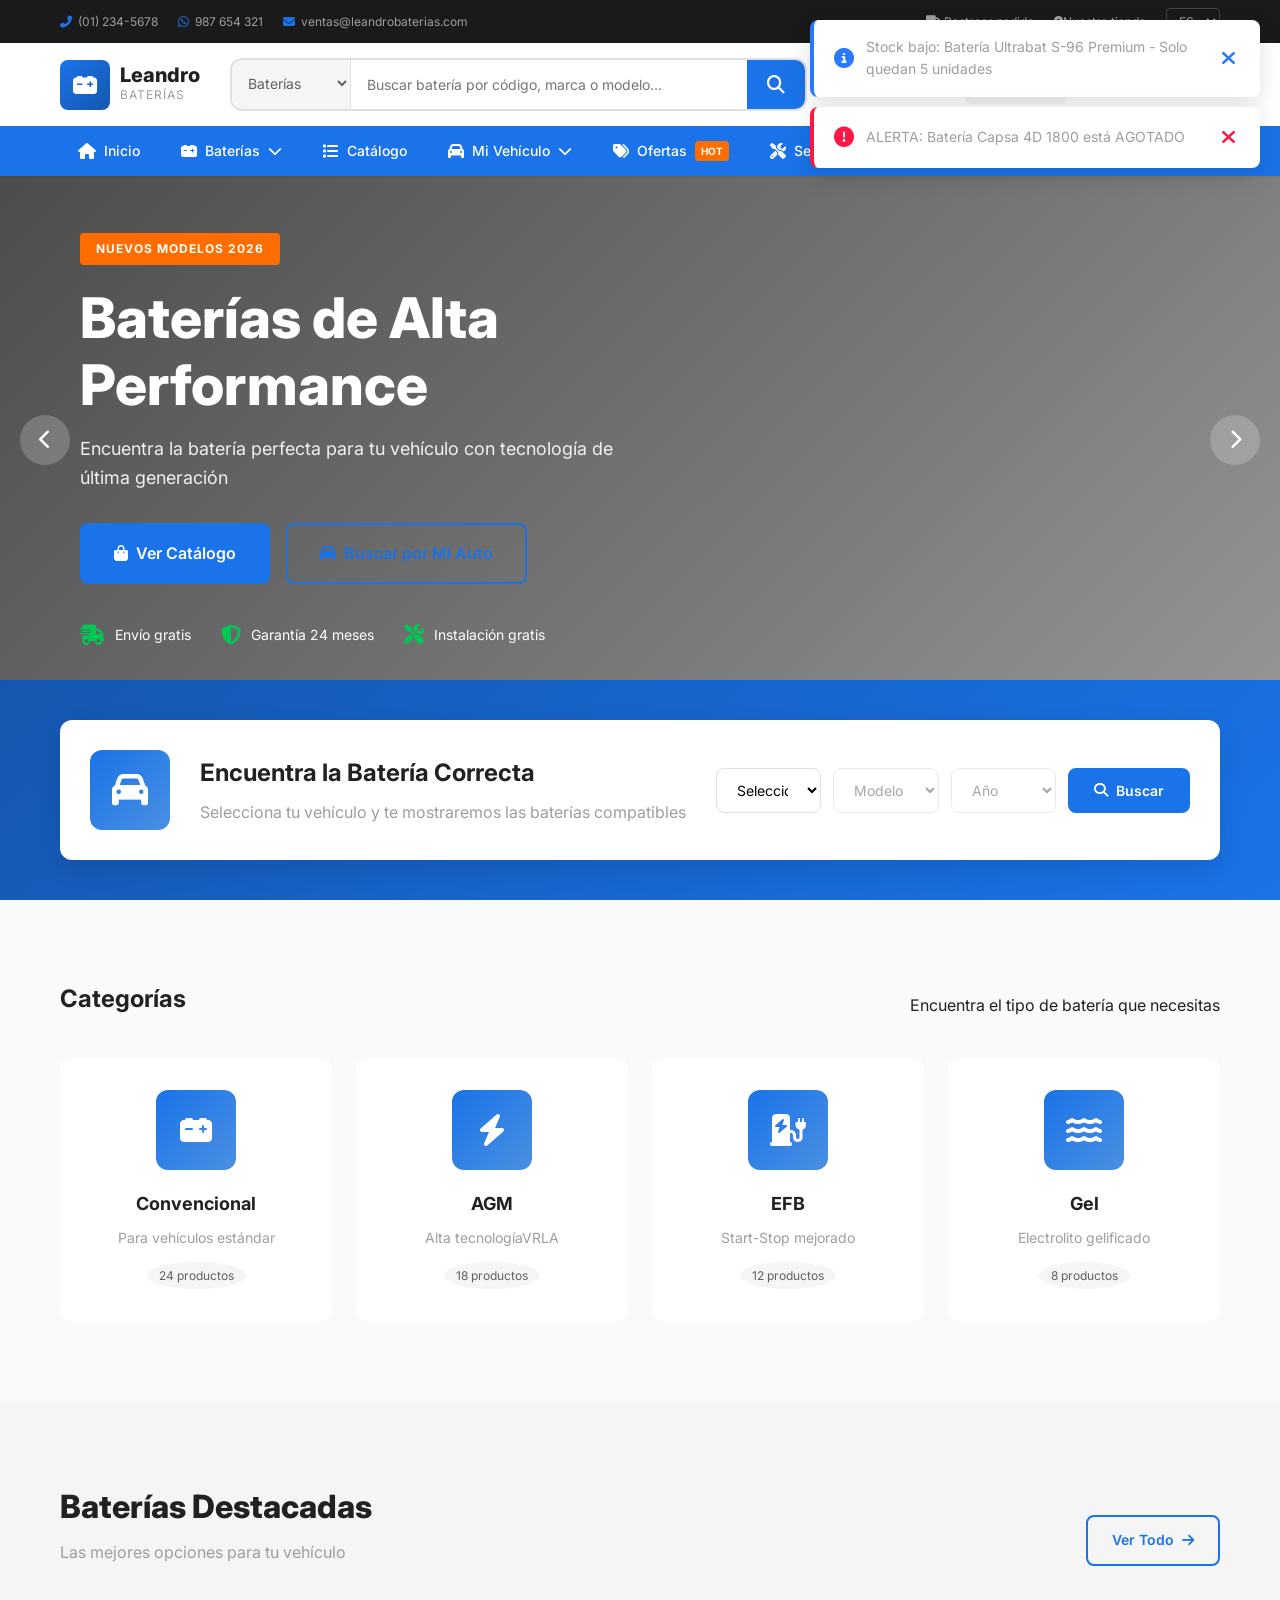
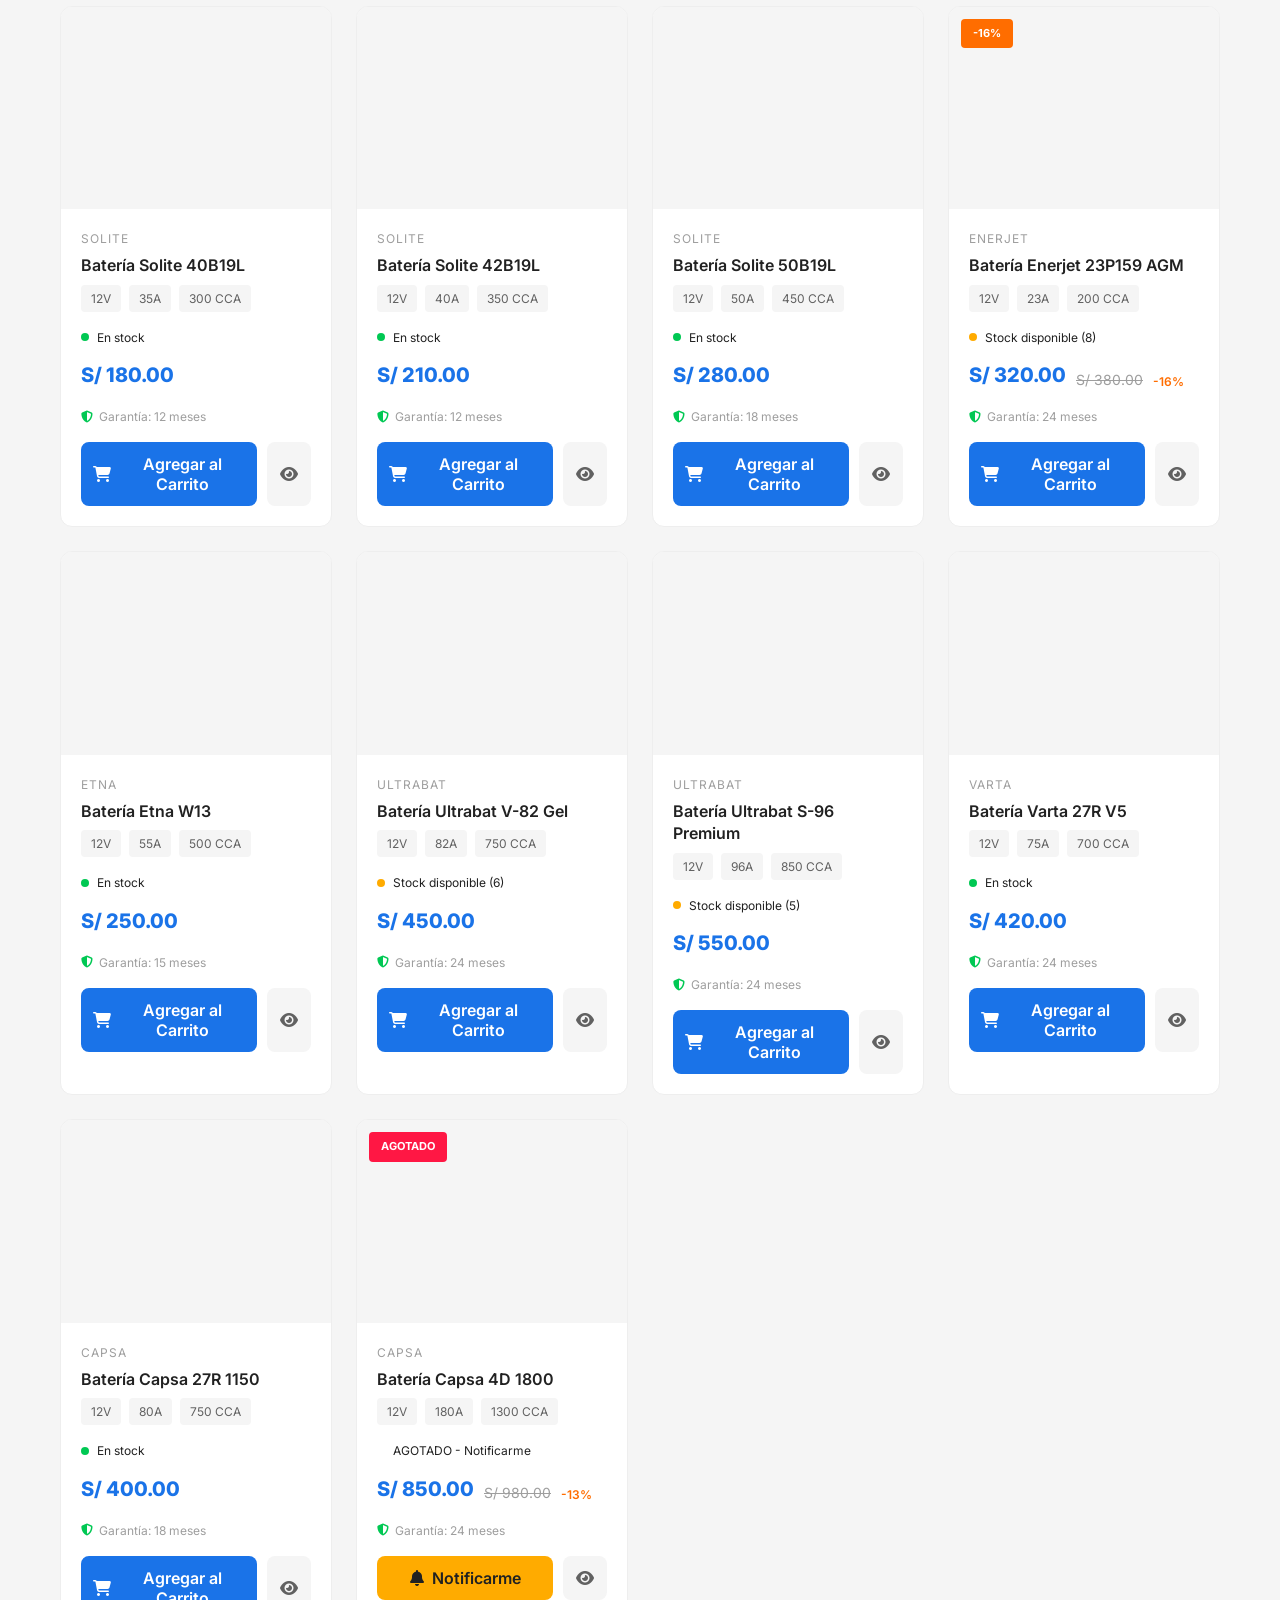
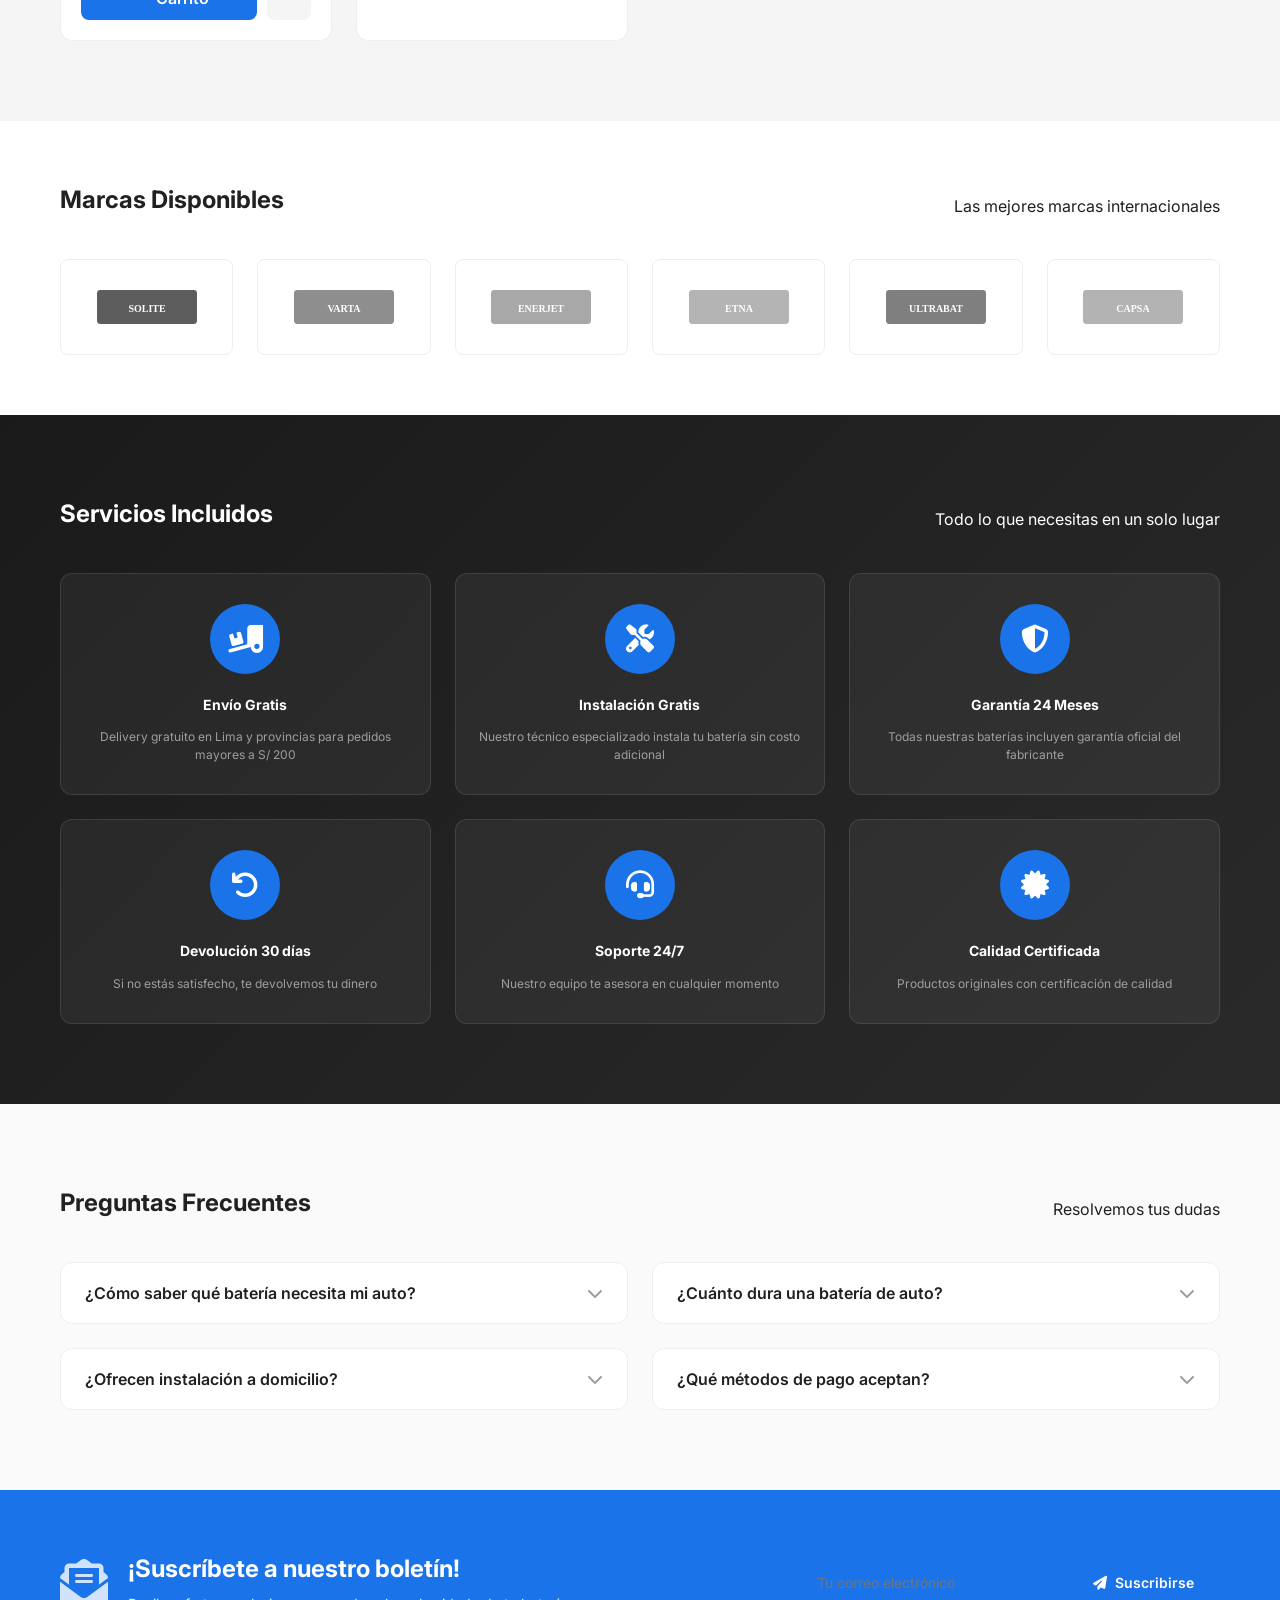
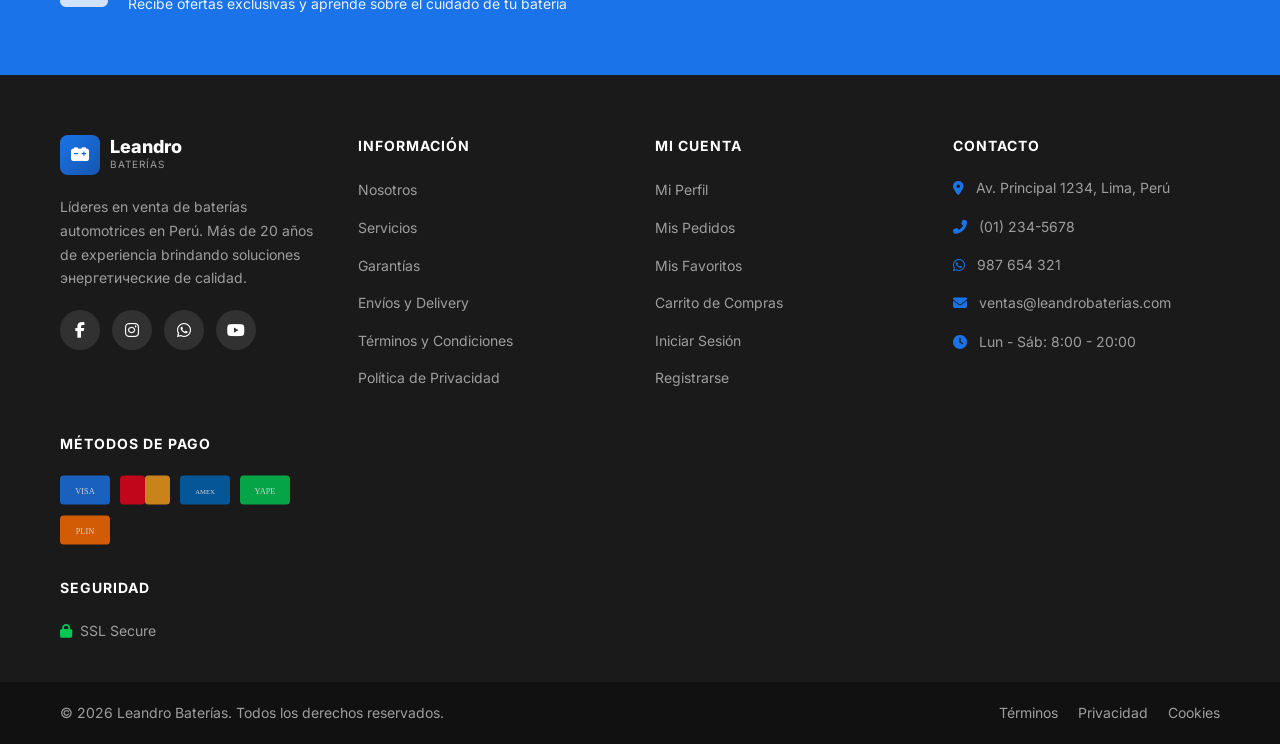
<file: Sistema de información Para tener el control de inventario de la empresa leandro baterias/Frontend/index.html>
<!DOCTYPE html>
<html lang="es-PE">
<head>
    <meta charset="UTF-8">
    <meta name="viewport" content="width=device-width, initial-scale=1.0">
    <meta name="description" content="Leandro Baterías - Baterías automotrices de alta calidad. Las mejores marcas: Bosch, Varta, Yuasa, Exide. Venta online y servicio técnico.">
    <meta name="keywords" content="baterías, baterías automotrices, batería para auto, Bosch, Varta, Yuasa, Exide, Leandro Baterías, baterías en Perú">
    <meta name="author" content="Leandro Baterías">
    <meta name="robots" content="index, follow">
    <meta property="og:title" content="Leandro Baterías - Baterías Automotrices de Calidad">
    <meta property="og:description" content="Encuentra la batería perfecta para tu vehículo. Las mejores marcas en un solo lugar.">
    <meta property="og:type" content="website">
    <meta property="og:locale" content="es_PE">

    <title>Leandro Baterías | Baterías Automotrices de Calidad</title>

    <link rel="icon" type="image/x-icon" href="assets/icons/favicon.ico">
    <link rel="apple-touch-icon" href="assets/icons/apple-touch-icon.png">

    <link rel="preconnect" href="https://fonts.googleapis.com">
    <link rel="preconnect" href="https://fonts.gstatic.com" crossorigin>
    <link href="https://fonts.googleapis.com/css2?family=Inter:wght@300;400;500;600;700;800&display=swap" rel="stylesheet">
    <link rel="stylesheet" href="https://cdnjs.cloudflare.com/ajax/libs/font-awesome/6.4.0/css/all.min.css">

    <link rel="stylesheet" href="css/variables.css">
    <link rel="stylesheet" href="css/styles.css">
    <link rel="stylesheet" href="css/components.css">
    <link rel="stylesheet" href="css/responsive.css">
</head>
<body>
    <div id="app">
        <!-- Header -->
        <header class="header">
            <div class="header-top">
                <div class="container">
                    <div class="header-top-content">
                        <div class="header-top-left">
                            <span class="contact-item">
                                <i class="fas fa-phone-alt"></i>
                                <span>(01) 234-5678</span>
                            </span>
                            <span class="contact-item">
                                <i class="fab fa-whatsapp"></i>
                                <span>987 654 321</span>
                            </span>
                            <span class="contact-item">
                                <i class="fas fa-envelope"></i>
                                <span>ventas@leandrobaterias.com</span>
                            </span>
                        </div>
                        <div class="header-top-right">
                            <a href="#" class="header-top-link"><i class="fas fa-truck"></i> Rastrear pedido</a>
                            <a href="#" class="header-top-link"><i class="fas fa-map-marker-alt"></i>Nuestra tienda</a>
                            <select class="language-select" aria-label="Idioma">
                                <option value="es">ES</option>
                                <option value="en">EN</option>
                            </select>
                        </div>
                    </div>
                </div>
            </div>

            <div class="header-main">
                <div class="container">
                    <div class="header-main-content">
                        <a href="index.html" class="logo">
                            <div class="logo-icon">
                                <i class="fas fa-car-battery"></i>
                            </div>
                            <div class="logo-text">
                                <span class="logo-name">Leandro</span>
                                <span class="logo-slogan">Baterías</span>
                            </div>
                        </a>

                        <div class="search-container">
                            <div class="search-box">
                                <div class="search-category">
                                    <select id="search-category-select" aria-label="Buscar en">
                                        <option value="bateria">Baterías</option>
                                        <option value="vehiculo">Mi vehículo</option>
                                    </select>
                                </div>
                                <input type="text" id="search-input" class="search-input" placeholder="Buscar batería por código, marca o modelo...">
                                <button id="search-button" class="search-button" aria-label="Buscar">
                                    <i class="fas fa-search"></i>
                                </button>
                            </div>
                            <div id="search-suggestions" class="search-suggestions hidden"></div>
                        </div>

                        <div class="header-actions">
                            <button id="btn-compare" class="header-action-btn" aria-label="Comparar">
                                <i class="fas fa-balance-scale"></i>
                                <span class="action-badge">0</span>
                            </button>
                            <button id="btn-favorites" class="header-action-btn" aria-label="Favoritos">
                                <i class="far fa-heart"></i>
                                <span class="action-badge">0</span>
                            </button>
                            <button id="btn-cart" class="header-action-btn cart-btn" aria-label="Carrito">
                                <i class="fas fa-shopping-cart"></i>
                                <span class="action-badge cart-count">0</span>
                                <span class="cart-total">S/ 0.00</span>
                            </button>
                            <div id="mini-cart" class="mini-cart hidden">
                                <div class="mini-cart-header">
                                    <h4>Mi Carrito</h4>
                                    <button id="close-mini-cart" class="close-btn"><i class="fas fa-times"></i></button>
                                </div>
                                <div id="mini-cart-items" class="mini-cart-items"></div>
                                <div class="mini-cart-footer">
                                    <div class="mini-cart-total">
                                        <span>Total:</span>
                                        <span id="mini-cart-total">S/ 0.00</span>
                                    </div>
                                    <a href="pages/checkout.html" class="btn btn-primary btn-block">Finalizar Compra</a>
                                    <a href="pages/carrito.html" class="btn btn-outline btn-block">Ver Carrito</a>
                                </div>
                            </div>
                            <div id="user-menu" class="user-menu">
                                <button class="user-btn">
                                    <i class="far fa-user"></i>
                                    <span>Mi Cuenta</span>
                                    <i class="fas fa-chevron-down"></i>
                                </button>
                                <div class="user-dropdown hidden">
                                    <a href="pages/login.html"><i class="fas fa-sign-in-alt"></i> Iniciar Sesión</a>
                                    <a href="pages/registro.html"><i class="fas fa-user-plus"></i> Registrarse</a>
                                    <hr>
                                    <a href="pages/mi-cuenta.html"><i class="fas fa-user-circle"></i> Mi Perfil</a>
                                    <a href="pages/mis-pedidos.html"><i class="fas fa-box"></i> Mis Pedidos</a>
                                    <a href="pages/admin/dashboard.html"><i class="fas fa-cog"></i> Panel Admin</a>
                                </div>
                            </div>
                        </div>
                    </div>
                </div>
            </div>

            <nav class="header-nav">
                <div class="container">
                    <ul class="nav-list">
                        <li class="nav-item">
                            <a href="#" class="nav-link" data-page="home">
                                <i class="fas fa-home"></i> Inicio
                            </a>
                        </li>
                        <li class="nav-item has-dropdown">
                            <a href="#" class="nav-link">
                                <i class="fas fa-car-battery"></i> Baterías
                                <i class="fas fa-chevron-down"></i>
                            </a>
                            <div class="nav-dropdown">
                                <div class="dropdown-section">
                                    <h4>Por Tipo</h4>
                                    <ul>
                                        <li><a href="pages/catalogo.html?tipo=convencional">Convencional</a></li>
                                        <li><a href="pages/catalogo.html?tipo=ag AGM">AGM</a></li>
                                        <li><a href="pages/catalogo.html?tipo=efb">EFB</a></li>
                                        <li><a href="pages/catalogo.html?tipo=gel">Gel</a></li>
                                    </ul>
                                </div>
                                <div class="dropdown-section">
                                    <h4>Por Marca</h4>
                                    <ul id="marcas-dropdown"></ul>
                                </div>
                            </div>
                        </li>
                        <li class="nav-item">
                            <a href="#" class="nav-link" data-page="catalogo">
                                <i class="fas fa-list"></i> Catálogo
                            </a>
                        </li>
                        <li class="nav-item has-dropdown">
                            <a href="#" class="nav-link">
                                <i class="fas fa-car"></i> Mi Vehículo
                                <i class="fas fa-chevron-down"></i>
                            </a>
                            <div class="nav-dropdown vehicle-dropdown">
                                <form id="vehicle-search-form" class="vehicle-search-form">
                                    <div class="vehicle-fields">
                                        <div class="form-group">
                                            <label for="vehicle-marca">Marca</label>
                                            <select id="vehicle-marca" required>
                                                <option value="">Seleccionar...</option>
                                            </select>
                                        </div>
                                        <div class="form-group">
                                            <label for="vehicle-modelo">Modelo</label>
                                            <select id="vehicle-modelo" required disabled>
                                                <option value="">Seleccionar...</option>
                                            </select>
                                        </div>
                                        <div class="form-group">
                                            <label for="vehicle-anio">Año</label>
                                            <select id="vehicle-anio" required disabled>
                                                <option value="">Seleccionar...</option>
                                            </select>
                                        </div>
                                    </div>
                                    <button type="submit" class="btn btn-primary btn-sm">Buscar Baterías</button>
                                </form>
                            </div>
                        </li>
                        <li class="nav-item">
                            <a href="pages/ofertas.html" class="nav-link">
                                <i class="fas fa-tags"></i> Ofertas
                                <span class="nav-badge">HOT</span>
                            </a>
                        </li>
                        <li class="nav-item">
                            <a href="pages/servicios.html" class="nav-link">
                                <i class="fas fa-tools"></i> Servicios
                            </a>
                        </li>
                        <li class="nav-item">
                            <a href="pages/contacto.html" class="nav-link">
                                <i class="fas fa-headset"></i> Contacto
                            </a>
                        </li>
                    </ul>
                </div>
            </nav>
        </header>

        <!-- Hero Section -->
        <section class="hero">
            <div class="hero-slider">
                <div class="hero-slide active" style="background-image: url('https://images.unsplash.com/photo-1619642751034-765dfdf7c58e?w=1920&q=80')">
                    <div class="hero-overlay"></div>
                    <div class="hero-content">
                        <span class="hero-tag">Nuevos Modelos 2026</span>
                        <h1>Baterías de Alta Performance</h1>
                        <p>Encuentra la batería perfecta para tu vehículo con tecnología de última generación</p>
                        <div class="hero-cta">
                            <a href="pages/catalogo.html" class="btn btn-primary btn-lg">
                                <i class="fas fa-shopping-bag"></i> Ver Catálogo
                            </a>
                            <a href="#vehicle-finder" class="btn btn-outline btn-lg">
                                <i class="fas fa-car"></i> Buscar por Mi Auto
                            </a>
                        </div>
                        <div class="hero-features">
                            <div class="hero-feature">
                                <i class="fas fa-shipping-fast"></i>
                                <span>Envío gratis</span>
                            </div>
                            <div class="hero-feature">
                                <i class="fas fa-shield-alt"></i>
                                <span>Garantía 24 meses</span>
                            </div>
                            <div class="hero-feature">
                                <i class="fas fa-tools"></i>
                                <span>Instalación gratis</span>
                            </div>
                        </div>
                    </div>
                </div>
                <div class="hero-slide" style="background-image: url('https://images.unsplash.com/photo-1486262715619-67b85e0b08d3?w=1920&q=80')">
                    <div class="hero-overlay"></div>
                    <div class="hero-content">
                        <span class="hero-tag">Ofertas Especiales</span>
                        <h1>Hasta 30% de Descuento</h1>
                        <p>En baterías Bosch y Varta seleccionadas. ¡ aprovecha!</p>
                        <div class="hero-cta">
                            <a href="pages/ofertas.html" class="btn btn-primary btn-lg">
                                <i class="fas fa-fire"></i> Ver Ofertas
                            </a>
                        </div>
                        <div class="hero-features">
                            <div class="hero-feature">
                                <i class="fas fa-tag"></i>
                                <span>Los mejores precios</span>
                            </div>
                            <div class="hero-feature">
                                <i class="fas fa-percent"></i>
                                <span>Descuentos exclusivos</span>
                            </div>
                        </div>
                    </div>
                </div>
            </div>
            <button class="hero-nav prev" aria-label="Anterior"><i class="fas fa-chevron-left"></i></button>
            <button class="hero-nav next" aria-label="Siguiente"><i class="fas fa-chevron-right"></i></button>
            <div class="hero-dots"></div>
        </section>

        <!-- Vehicle Finder -->
        <section id="vehicle-finder" class="vehicle-finder">
            <div class="container">
                <div class="vehicle-finder-box">
                    <div class="vehicle-finder-icon">
                        <i class="fas fa-car"></i>
                    </div>
                    <div class="vehicle-finder-content">
                        <h3>Encuentra la Batería Correcta</h3>
                        <p>Selecciona tu vehículo y te mostraremos las baterías compatibles</p>
                    </div>
                    <form id="hero-vehicle-form" class="vehicle-finder-form">
                        <div class="vf-fields">
                            <div class="vf-field">
                                <select id="hf-marca" required>
                                    <option value="">Marca</option>
                                </select>
                            </div>
                            <div class="vf-field">
                                <select id="hf-modelo" required disabled>
                                    <option value="">Modelo</option>
                                </select>
                            </div>
                            <div class="vf-field">
                                <select id="hf-anio" required disabled>
                                    <option value="">Año</option>
                                </select>
                            </div>
                            <button type="submit" class="btn btn-primary">
                                <i class="fas fa-search"></i> Buscar
                            </button>
                        </div>
                    </form>
                </div>
            </div>
        </section>

        <!-- Categories -->
        <section class="categories">
            <div class="container">
                <div class="section-header">
                    <h2>Categorías</h2>
                    <p>Encuentra el tipo de batería que necesitas</p>
                </div>
                <div class="categories-grid">
                    <a href="pages/catalogo.html?tipo=convencional" class="category-card">
                        <div class="category-icon">
                            <i class="fas fa-car-battery"></i>
                        </div>
                        <h4>Convencional</h4>
                        <p>Para vehículos estándar</p>
                        <span class="category-count">24 productos</span>
                    </a>
                    <a href="pages/catalogo.html?tipo=agm" class="category-card">
                        <div class="category-icon">
                            <i class="fas fa-bolt"></i>
                        </div>
                        <h4>AGM</h4>
                        <p>Alta tecnologíaVRLA</p>
                        <span class="category-count">18 productos</span>
                    </a>
                    <a href="pages/catalogo.html?tipo=efb" class="category-card">
                        <div class="category-icon">
                            <i class="fas fa-charging-station"></i>
                        </div>
                        <h4>EFB</h4>
                        <p>Start-Stop mejorado</p>
                        <span class="category-count">12 productos</span>
                    </a>
                    <a href="pages/catalogo.html?tipo=gel" class="category-card">
                        <div class="category-icon">
                            <i class="fas fa-water"></i>
                        </div>
                        <h4>Gel</h4>
                        <p>Electrolito gelificado</p>
                        <span class="category-count">8 productos</span>
                    </a>
                </div>
            </div>
        </section>

        <!-- Featured Products -->
        <section class="featured-products">
            <div class="container">
                <div class="section-header">
                    <div class="section-title">
                        <h2>Baterías Destacadas</h2>
                        <p>Las mejores opciones para tu vehículo</p>
                    </div>
                    <div class="section-nav">
                        <a href="pages/catalogo.html" class="btn btn-outline">
                            Ver Todo <i class="fas fa-arrow-right"></i>
                        </a>
                    </div>
                </div>
                <div id="products-grid" class="products-grid">
                    <!-- Products will be loaded via JS -->
                    <div class="loading-spinner">
                        <i class="fas fa-spinner fa-spin"></i>
                        <p>Cargando productos...</p>
                    </div>
                </div>
            </div>
        </section>

        <!-- Brands -->
        <section class="brands">
            <div class="container">
                <div class="section-header">
                    <h2>Marcas Disponibles</h2>
                    <p>Las mejores marcas internacionales</p>
                </div>
                <div class="brands-grid">
                    <div class="brand-item">
                        <img src="data:image/svg+xml,%3Csvg xmlns='http://www.w3.org/2000/svg' viewBox='0 0 120 40'%3E%3Crect fill='%231a1a1a' width='120' height='40' rx='4'/%3E%3Ctext x='60' y='26' text-anchor='middle' fill='white' font-size='12' font-weight='bold'%3ESOLITE%3C/text%3E%3C/svg%3E" alt="Solite">
                    </div>
                    <div class="brand-item">
                        <img src="data:image/svg+xml,%3Csvg xmlns='http://www.w3.org/2000/svg' viewBox='0 0 120 40'%3E%3Crect fill='%23e63946' width='120' height='40' rx='4'/%3E%3Ctext x='60' y='26' text-anchor='middle' fill='white' font-size='12' font-weight='bold'%3EVARTA%3C/text%3E%3C/svg%3E" alt="Varta">
                    </div>
                    <div class="brand-item">
                        <img src="data:image/svg+xml,%3Csvg xmlns='http://www.w3.org/2000/svg' viewBox='0 0 120 40'%3E%3Crect fill='%23ff6d00' width='120' height='40' rx='4'/%3E%3Ctext x='60' y='26' text-anchor='middle' fill='white' font-size='12' font-weight='bold'%3EENERJET%3C/text%3E%3C/svg%3E" alt="Enerjet">
                    </div>
                    <div class="brand-item">
                        <img src="data:image/svg+xml,%3Csvg xmlns='http://www.w3.org/2000/svg' viewBox='0 0 120 40'%3E%3Crect fill='%2300c853' width='120' height='40' rx='4'/%3E%3Ctext x='60' y='26' text-anchor='middle' fill='white' font-size='12' font-weight='bold'%3EETNA%3C/text%3E%3C/svg%3E" alt="Etna">
                    </div>
                    <div class="brand-item">
                        <img src="data:image/svg+xml,%3Csvg xmlns='http://www.w3.org/2000/svg' viewBox='0 0 120 40'%3E%3Crect fill='%239c27b0' width='120' height='40' rx='4'/%3E%3Ctext x='60' y='26' text-anchor='middle' fill='white' font-size='12' font-weight='bold'%3EULTRABAT%3C/text%3E%3C/svg%3E" alt="Ultrabat">
                    </div>
                    <div class="brand-item">
                        <img src="data:image/svg+xml,%3Csvg xmlns='http://www.w3.org/2000/svg' viewBox='0 0 120 40'%3E%3Crect fill='%234caf50' width='120' height='40' rx='4'/%3E%3Ctext x='60' y='26' text-anchor='middle' fill='white' font-size='12' font-weight='bold'%3ECAPSA%3C/text%3E%3C/svg%3E" alt="Capsa">
                    </div>
                </div>
            </div>
        </section>

        <!-- Services -->
        <section class="services">
            <div class="container">
                <div class="section-header">
                    <h2> Servicios Incluidos</h2>
                    <p>Todo lo que necesitas en un solo lugar</p>
                </div>
                <div class="services-grid">
                    <div class="service-card">
                        <div class="service-icon">
                            <i class="fas fa-truck-loading"></i>
                        </div>
                        <h4>Envío Gratis</h4>
                        <p>Delivery gratuito en Lima y provincias para pedidos mayores a S/ 200</p>
                    </div>
                    <div class="service-card">
                        <div class="service-icon">
                            <i class="fas fa-tools"></i>
                        </div>
                        <h4>Instalación Gratis</h4>
                        <p>Nuestro técnico especializado instala tu batería sin costo adicional</p>
                    </div>
                    <div class="service-card">
                        <div class="service-icon">
                            <i class="fas fa-shield-alt"></i>
                        </div>
                        <h4>Garantía 24 Meses</h4>
                        <p>Todas nuestras baterías incluyen garantía oficial del fabricante</p>
                    </div>
                    <div class="service-card">
                        <div class="service-icon">
                            <i class="fas fa-undo"></i>
                        </div>
                        <h4>Devolución 30 días</h4>
                        <p>Si no estás satisfecho, te devolvemos tu dinero</p>
                    </div>
                    <div class="service-card">
                        <div class="service-icon">
                            <i class="fas fa-headset"></i>
                        </div>
                        <h4>Soporte 24/7</h4>
                        <p>Nuestro equipo te asesora en cualquier momento</p>
                    </div>
                    <div class="service-card">
                        <div class="service-icon">
                            <i class="fas fa-certificate"></i>
                        </div>
                        <h4>Calidad Certificada</h4>
                        <p>Productos originales con certificación de calidad</p>
                    </div>
                </div>
            </div>
        </section>

        <!-- FAQ -->
        <section class="faq">
            <div class="container">
                <div class="section-header">
                    <h2>Preguntas Frecuentes</h2>
                    <p>Resolvemos tus dudas</p>
                </div>
                <div class="faq-grid">
                    <div class="faq-item">
                        <button class="faq-question">
                            <span>¿Cómo saber qué batería necesita mi auto?</span>
                            <i class="fas fa-chevron-down"></i>
                        </button>
                        <div class="faq-answer">
                            <p>Puedes usar nuestro buscador por vehículo ingresando la marca, modelo y año de tu auto. También puedes revisar el manual de tu vehículo o contactarnos para que un asesor te guíe.</p>
                        </div>
                    </div>
                    <div class="faq-item">
                        <button class="faq-question">
                            <span>¿Cuánto dura una batería de auto?</span>
                            <i class="fas fa-chevron-down"></i>
                        </button>
                        <div class="faq-answer">
                            <p>La vida útil promedio de una batería es de 3 a 5 años, dependiendo del uso, clima y mantenimiento. Es importante realizar revisiones periódicas.</p>
                        </div>
                    </div>
                    <div class="faq-item">
                        <button class="faq-question">
                            <span>¿Ofrecen instalación a domicilio?</span>
                            <i class="fas fa-chevron-down"></i>
                        </button>
                        <div class="faq-answer">
                            <p>Sí, ofrecemos servicio de instalación a domicilio en Lima y Callao. Puedes programar la instalación al momento de realizar tu compra.</p>
                        </div>
                    </div>
                    <div class="faq-item">
                        <button class="faq-question">
                            <span>¿Qué métodos de pago aceptan?</span>
                            <i class="fas fa-chevron-down"></i>
                        </button>
                        <div class="faq-answer">
                            <p>Aceptamos tarjetas de crédito y débito (Visa, Mastercard, American Express), transferencias bancarias, Yape, Plin y pagos en efectivo contra entrega.</p>
                        </div>
                    </div>
                </div>
            </div>
        </section>

        <!-- Newsletter -->
        <section class="newsletter">
            <div class="container">
                <div class="newsletter-content">
                    <div class="newsletter-text">
                        <i class="fas fa-envelope-open-text"></i>
                        <div>
                            <h3>¡Suscríbete a nuestro boletín!</h3>
                            <p>Recibe ofertas exclusivas y aprende sobre el cuidado de tu batería</p>
                        </div>
                    </div>
                    <form id="newsletter-form" class="newsletter-form">
                        <input type="email" placeholder="Tu correo electrónico" required>
                        <button type="submit" class="btn btn-primary">
                            <i class="fas fa-paper-plane"></i> Suscribirse
                        </button>
                    </form>
                </div>
            </div>
        </section>

        <!-- Footer -->
        <footer class="footer">
            <div class="footer-main">
                <div class="container">
                    <div class="footer-grid">
                        <div class="footer-col footer-about">
                            <div class="footer-logo">
                                <div class="logo-icon">
                                    <i class="fas fa-car-battery"></i>
                                </div>
                                <div class="logo-text">
                                    <span class="logo-name">Leandro</span>
                                    <span class="logo-slogan">Baterías</span>
                                </div>
                            </div>
                            <p>Líderes en venta de baterías automotrices en Perú. Más de 20 años de experiencia brindando soluciones энергетические de calidad.</p>
                            <div class="footer-social">
                                <a href="#" aria-label="Facebook"><i class="fab fa-facebook-f"></i></a>
                                <a href="#" aria-label="Instagram"><i class="fab fa-instagram"></i></a>
                                <a href="#" aria-label="WhatsApp"><i class="fab fa-whatsapp"></i></a>
                                <a href="#" aria-label="YouTube"><i class="fab fa-youtube"></i></a>
                            </div>
                        </div>

                        <div class="footer-col">
                            <h4>Información</h4>
                            <ul class="footer-links">
                                <li><a href="pages/nosotros.html">Nosotros</a></li>
                                <li><a href="pages/servicios.html">Servicios</a></li>
                                <li><a href="pages/garantias.html">Garantías</a></li>
                                <li><a href="pages/envios.html">Envíos y Delivery</a></li>
                                <li><a href="pages/terminos.html">Términos y Condiciones</a></li>
                                <li><a href="pages/privacidad.html">Política de Privacidad</a></li>
                            </ul>
                        </div>

                        <div class="footer-col">
                            <h4>Mi Cuenta</h4>
                            <ul class="footer-links">
                                <li><a href="pages/mi-cuenta.html">Mi Perfil</a></li>
                                <li><a href="pages/mis-pedidos.html">Mis Pedidos</a></li>
                                <li><a href="pages/favoritos.html">Mis Favoritos</a></li>
                                <li><a href="pages/carrito.html">Carrito de Compras</a></li>
                                <li><a href="pages/login.html">Iniciar Sesión</a></li>
                                <li><a href="pages/registro.html">Registrarse</a></li>
                            </ul>
                        </div>

                        <div class="footer-col">
                            <h4>Contacto</h4>
                            <ul class="footer-contact">
                                <li>
                                    <i class="fas fa-map-marker-alt"></i>
                                    <span>Av. Principal 1234, Lima, Perú</span>
                                </li>
                                <li>
                                    <i class="fas fa-phone-alt"></i>
                                    <span>(01) 234-5678</span>
                                </li>
                                <li>
                                    <i class="fab fa-whatsapp"></i>
                                    <span>987 654 321</span>
                                </li>
                                <li>
                                    <i class="fas fa-envelope"></i>
                                    <span>ventas@leandrobaterias.com</span>
                                </li>
                                <li>
                                    <i class="fas fa-clock"></i>
                                    <span>Lun - Sáb: 8:00 - 20:00</span>
                                </li>
                            </ul>
                        </div>

                        <div class="footer-col">
                            <h4>Métodos de Pago</h4>
                            <div class="footer-payments">
                                <img src="data:image/svg+xml,%3Csvg xmlns='http://www.w3.org/2000/svg' viewBox='0 0 60 35'%3E%3Crect fill='%231a73e8' width='60' height='35' rx='4'/%3E%3Ctext x='30' y='22' text-anchor='middle' fill='white' font-size='10'%3EVISA%3C/text%3E%3C/svg%3E" alt="Visa">
                                <img src="data:image/svg+xml,%3Csvg xmlns='http://www.w3.org/2000/svg' viewBox='0 0 60 35'%3E%3Crect fill='%23eb001b' width='30' height='35' rx='4'/%3E%3Crect fill='%23f79e1b' x='30' width='30' height='35' rx='4'/%3E%3C/svg%3E" alt="Mastercard">
                                <img src="data:image/svg+xml,%3Csvg xmlns='http://www.w3.org/2000/svg' viewBox='0 0 60 35'%3E%3Crect fill='%230066b5' width='60' height='35' rx='4'/%3E%3Ctext x='30' y='22' text-anchor='middle' fill='white' font-size='8'%3EAMEX%3C/text%3E%3C/svg%3E" alt="American Express">
                                <img src="data:image/svg+xml,%3Csvg xmlns='http://www.w3.org/2000/svg' viewBox='0 0 60 35'%3E%3Crect fill='%2300c853' width='60' height='35' rx='4'/%3E%3Ctext x='30' y='22' text-anchor='middle' fill='white' font-size='10'%3EYAPE%3C/text%3E%3C/svg%3E" alt="Yape">
                                <img src="data:image/svg+xml,%3Csvg xmlns='http://www.w3.org/2000/svg' viewBox='0 0 60 35'%3E%3Crect fill='%23ff6d00' width='60' height='35' rx='4'/%3E%3Ctext x='30' y='22' text-anchor='middle' fill='white' font-size='10'%3EPLIN%3C/text%3E%3C/svg%3E" alt="Plin">
                            </div>
                            <h4 class="mt-4">Seguridad</h4>
                            <div class="footer-security">
                                <i class="fas fa-lock"></i>
                                <span>SSL Secure</span>
                            </div>
                        </div>
                    </div>
                </div>
            </div>

            <div class="footer-bottom">
                <div class="container">
                    <div class="footer-bottom-content">
                        <p>&copy; 2026 Leandro Baterías. Todos los derechos reservados.</p>
                        <div class="footer-bottom-links">
                            <a href="pages/terminos.html">Términos</a>
                            <a href="pages/privacidad.html">Privacidad</a>
                            <a href="pages/cookies.html">Cookies</a>
                        </div>
                    </div>
                </div>
            </div>
        </footer>
    </div>

    <!-- Toast Notifications -->
    <div id="toast-container" class="toast-container"></div>

    <!-- Modal -->
    <div id="modal" class="modal hidden">
        <div class="modal-content">
            <button class="modal-close"><i class="fas fa-times"></i></button>
            <div id="modal-body"></div>
        </div>
    </div>

    <script src="js/utils/storage.js"></script>
    <script src="js/utils/helpers.js"></script>
    <script src="js/utils/validation.js"></script>
    <script src="js/utils/format.js"></script>
    <script src="js/api/apiClient.js"></script>
    <script src="js/api/catalogo.js"></script>
    <script src="js/components/navbar.js"></script>
    <script src="js/components/producto-card.js"></script>
    <script src="js/components/carrito.js"></script>
    <script src="js/components/modal.js"></script>
    <script src="js/pages/home.js"></script>
    <script src="js/app.js"></script>
</body>
</html>
</file>
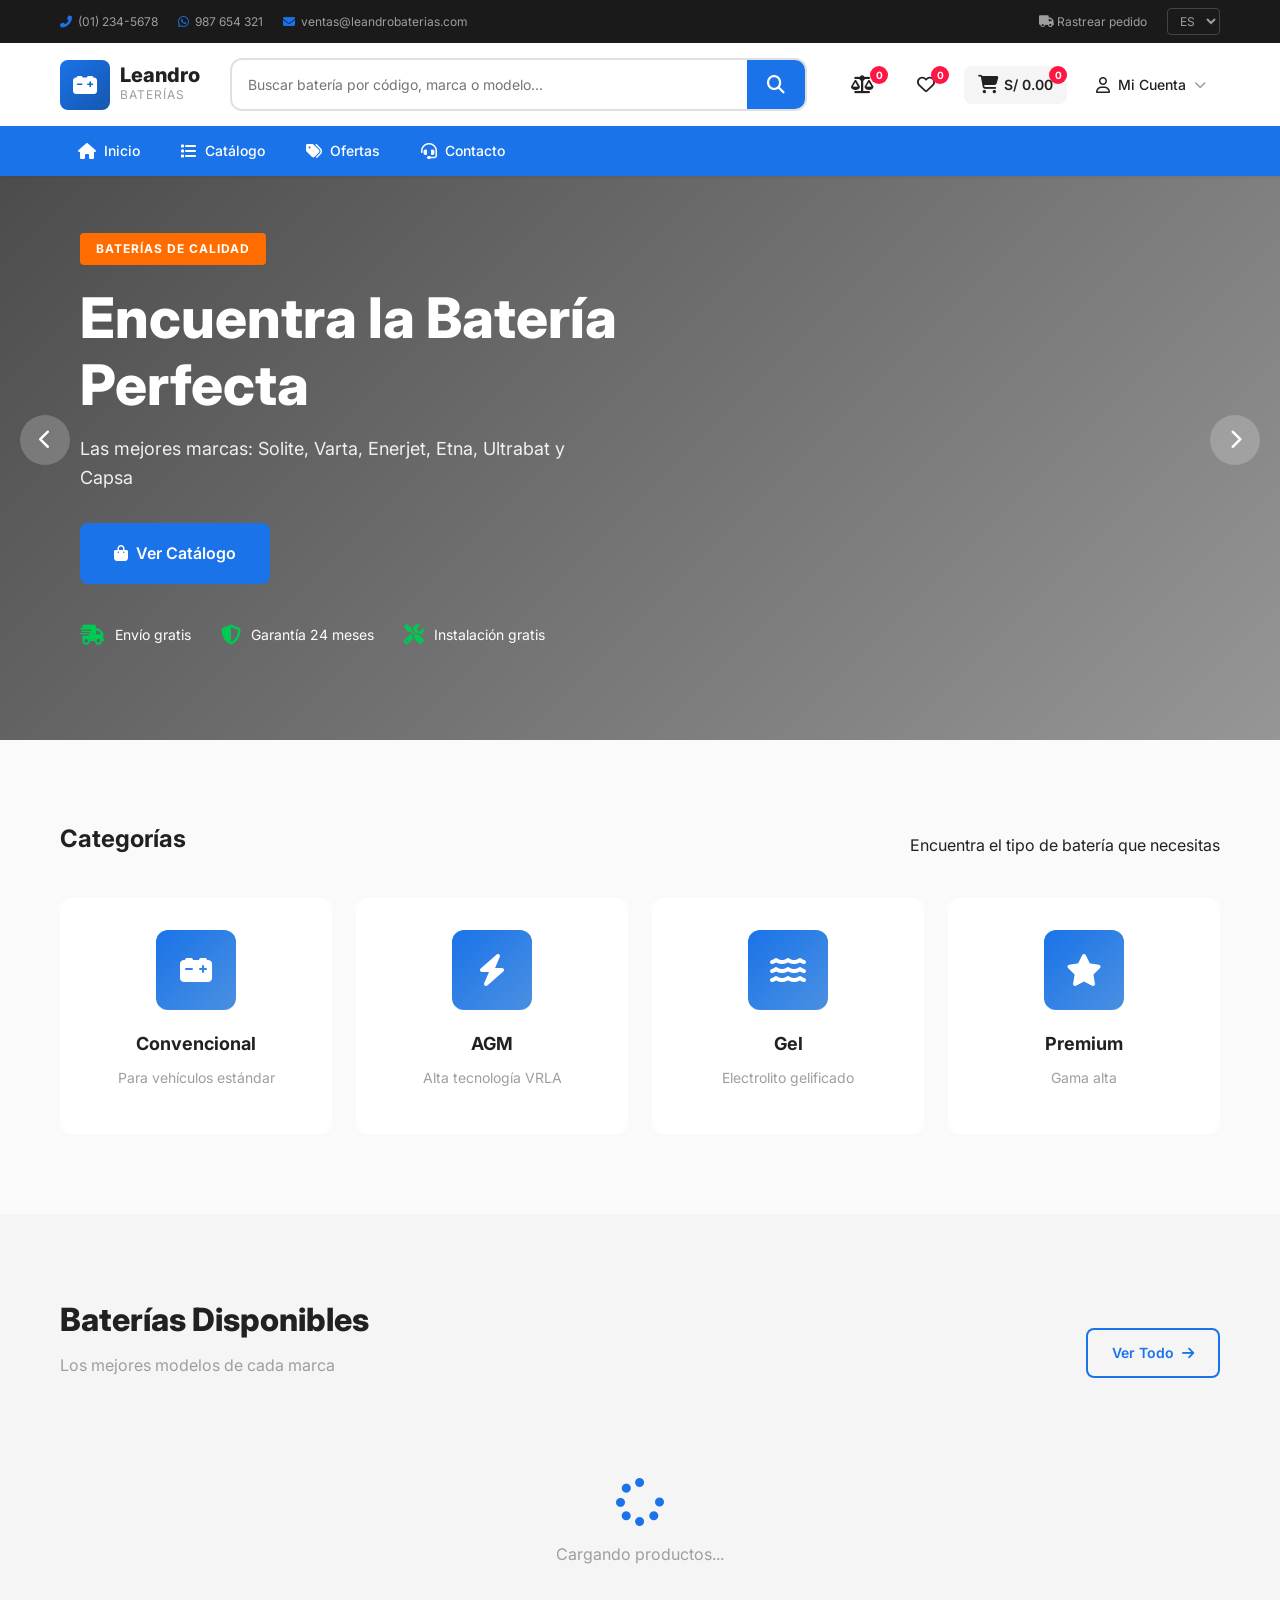
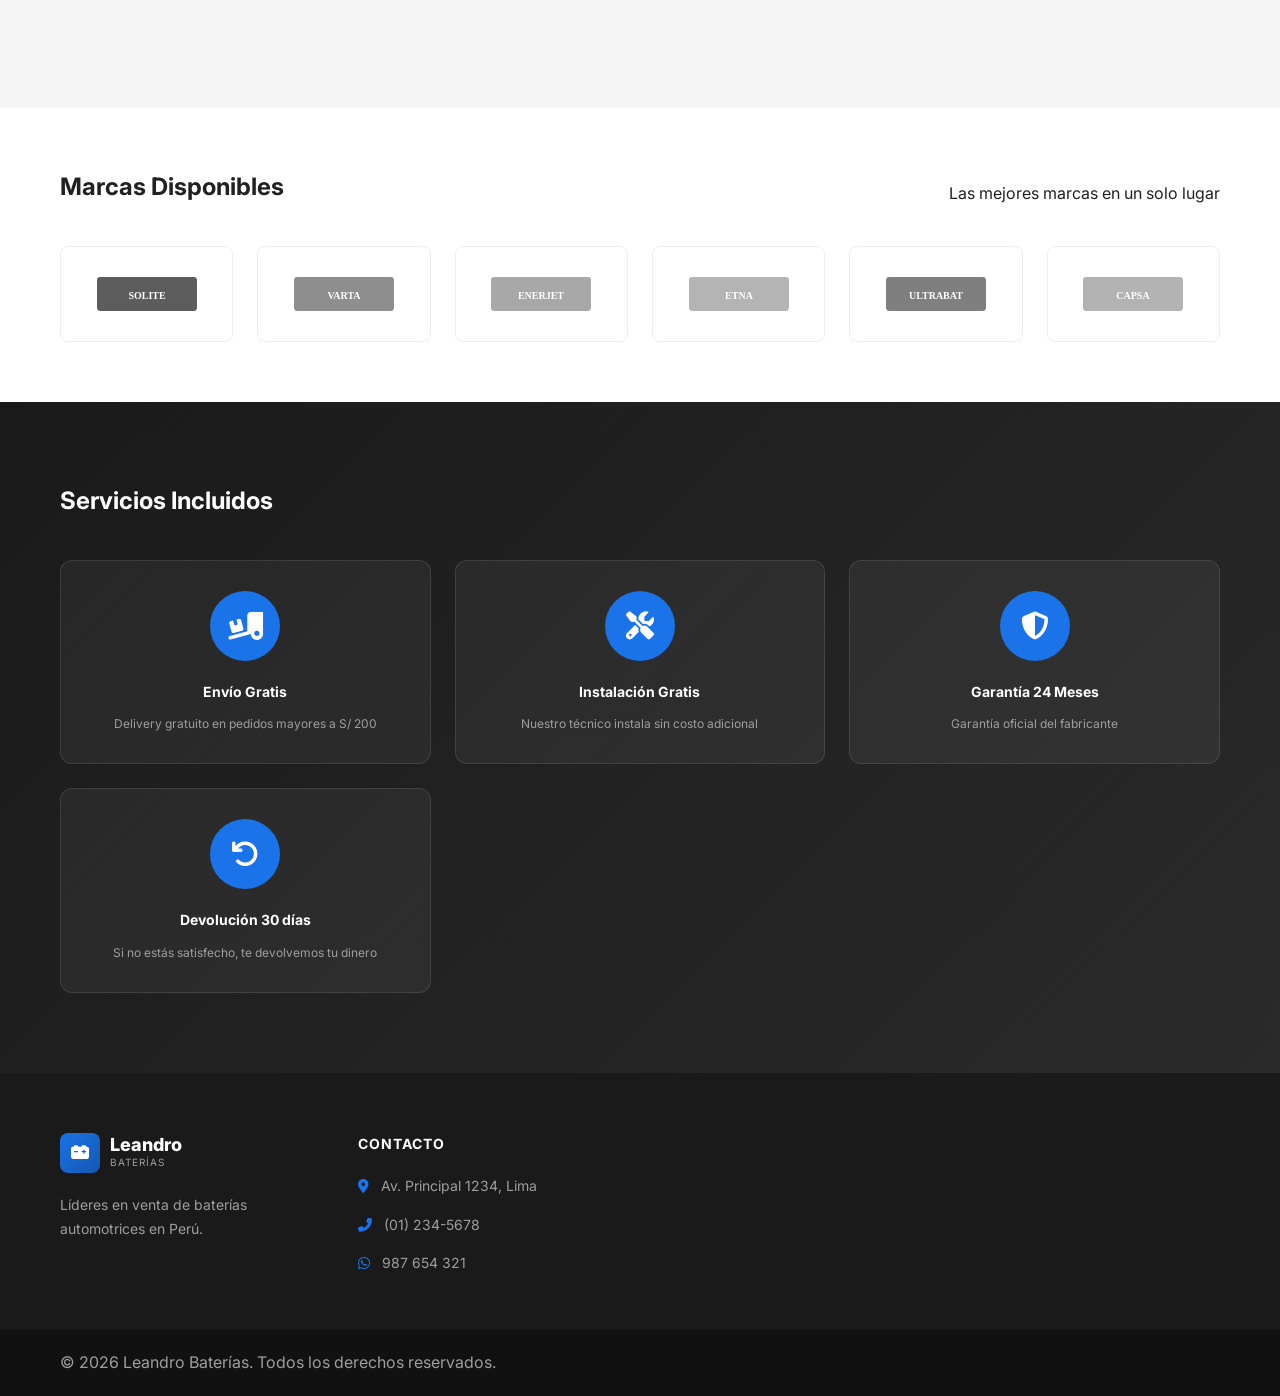
<file: Sistema de información Para tener el control de inventario de la empresa leandro baterias/Frontend/index2.html>
<!DOCTYPE html>
<html lang="es-PE">
<head>
    <meta charset="UTF-8">
    <meta name="viewport" content="width=device-width, initial-scale=1.0">
    <meta name="description" content="Leandro Baterías - Baterías automotrices de alta calidad. Las mejores marcas: Solite, Varta, Enerjet, Etna, Ultrabat, Capsa">
    <meta name="keywords" content="baterías, baterías automotrices, batería para auto, Solite, Varta, Enerjet, Etna, Ultrabat, Capsa, Leandro Baterías, baterías en Perú">
    <title>Leandro Baterías | Baterías Automotrices de Calidad</title>

    <link rel="icon" type="image/x-icon" href="assets/icons/favicon.ico">
    <link rel="preconnect" href="https://fonts.googleapis.com">
    <link rel="preconnect" href="https://fonts.gstatic.com" crossorigin>
    <link href="https://fonts.googleapis.com/css2?family=Inter:wght@300;400;500;600;700;800&display=swap" rel="stylesheet">
    <link rel="stylesheet" href="https://cdnjs.cloudflare.com/ajax/libs/font-awesome/6.4.0/css/all.min.css">

    <link rel="stylesheet" href="css/variables.css">
    <link rel="stylesheet" href="css/styles.css">
    <link rel="stylesheet" href="css/components.css">
    <link rel="stylesheet" href="css/responsive.css">
</head>
<body>
    <div id="app">
        <!-- Header -->
        <header class="header">
            <div class="header-top">
                <div class="container">
                    <div class="header-top-content">
                        <div class="header-top-left">
                            <span class="contact-item">
                                <i class="fas fa-phone-alt"></i>
                                <span>(01) 234-5678</span>
                            </span>
                            <span class="contact-item">
                                <i class="fab fa-whatsapp"></i>
                                <span>987 654 321</span>
                            </span>
                            <span class="contact-item">
                                <i class="fas fa-envelope"></i>
                                <span>ventas@leandrobaterias.com</span>
                            </span>
                        </div>
                        <div class="header-top-right">
                            <a href="#" class="header-top-link"><i class="fas fa-truck"></i> Rastrear pedido</a>
                            <select class="language-select" aria-label="Idioma">
                                <option value="es">ES</option>
                            </select>
                        </div>
                    </div>
                </div>
            </div>

            <div class="header-main">
                <div class="container">
                    <div class="header-main-content">
                        <a href="index2.html" class="logo">
                            <div class="logo-icon">
                                <i class="fas fa-car-battery"></i>
                            </div>
                            <div class="logo-text">
                                <span class="logo-name">Leandro</span>
                                <span class="logo-slogan">Baterías</span>
                            </div>
                        </a>

                        <div class="search-container">
                            <div class="search-box">
                                <input type="text" id="search-input" class="search-input" placeholder="Buscar batería por código, marca o modelo...">
                                <button id="search-button" class="search-button">
                                    <i class="fas fa-search"></i>
                                </button>
                            </div>
                        </div>

                        <div class="header-actions">
                            <button id="btn-compare" class="header-action-btn">
                                <i class="fas fa-balance-scale"></i>
                                <span class="action-badge">0</span>
                            </button>
                            <button id="btn-favorites" class="header-action-btn">
                                <i class="far fa-heart"></i>
                                <span class="action-badge">0</span>
                            </button>
                            <button id="btn-cart" class="header-action-btn cart-btn">
                                <i class="fas fa-shopping-cart"></i>
                                <span class="action-badge cart-count">0</span>
                                <span class="cart-total">S/ 0.00</span>
                            </button>
                            <div id="mini-cart" class="mini-cart hidden">
                                <div class="mini-cart-header">
                                    <h4>Mi Carrito</h4>
                                    <button id="close-mini-cart" class="close-btn"><i class="fas fa-times"></i></button>
                                </div>
                                <div id="mini-cart-items" class="mini-cart-items"></div>
                                <div class="mini-cart-footer">
                                    <div class="mini-cart-total">
                                        <span>Total:</span>
                                        <span id="mini-cart-total">S/ 0.00</span>
                                    </div>
                                    <a href="pages/checkout.html" class="btn btn-primary btn-block">Finalizar Compra</a>
                                    <a href="pages/carrito.html" class="btn btn-outline btn-block">Ver Carrito</a>
                                </div>
                            </div>
                            <div id="user-menu" class="user-menu">
                                <button class="user-btn">
                                    <i class="far fa-user"></i>
                                    <span>Mi Cuenta</span>
                                    <i class="fas fa-chevron-down"></i>
                                </button>
                                <div class="user-dropdown hidden">
                                    <a href="pages/login.html"><i class="fas fa-sign-in-alt"></i> Iniciar Sesión</a>
                                    <a href="pages/registro.html"><i class="fas fa-user-plus"></i> Registrarse</a>
                                </div>
                            </div>
                        </div>
                    </div>
                </div>
            </div>

            <nav class="header-nav">
                <div class="container">
                    <ul class="nav-list">
                        <li class="nav-item">
                            <a href="index2.html" class="nav-link">
                                <i class="fas fa-home"></i> Inicio
                            </a>
                        </li>
                        <li class="nav-item">
                            <a href="pages/catalogo.html" class="nav-link">
                                <i class="fas fa-list"></i> Catálogo
                            </a>
                        </li>
                        <li class="nav-item">
                            <a href="pages/ofertas.html" class="nav-link">
                                <i class="fas fa-tags"></i> Ofertas
                            </a>
                        </li>
                        <li class="nav-item">
                            <a href="pages/contacto.html" class="nav-link">
                                <i class="fas fa-headset"></i> Contacto
                            </a>
                        </li>
                    </ul>
                </div>
            </nav>
        </header>

        <!-- Hero Section -->
        <section class="hero">
            <div class="hero-slider">
                <div class="hero-slide active" style="background-image: url('https://images.unsplash.com/photo-1619642751034-765dfdf7c58e?w=1920&q=80')">
                    <div class="hero-overlay"></div>
                    <div class="hero-content">
                        <span class="hero-tag">Baterías de Calidad</span>
                        <h1>Encuentra la Batería Perfecta</h1>
                        <p>Las mejores marcas: Solite, Varta, Enerjet, Etna, Ultrabat y Capsa</p>
                        <div class="hero-cta">
                            <a href="pages/catalogo.html" class="btn btn-primary btn-lg">
                                <i class="fas fa-shopping-bag"></i> Ver Catálogo
                            </a>
                        </div>
                        <div class="hero-features">
                            <div class="hero-feature">
                                <i class="fas fa-shipping-fast"></i>
                                <span>Envío gratis</span>
                            </div>
                            <div class="hero-feature">
                                <i class="fas fa-shield-alt"></i>
                                <span>Garantía 24 meses</span>
                            </div>
                            <div class="hero-feature">
                                <i class="fas fa-tools"></i>
                                <span>Instalación gratis</span>
                            </div>
                        </div>
                    </div>
                </div>
            </div>
            <button class="hero-nav prev"><i class="fas fa-chevron-left"></i></button>
            <button class="hero-nav next"><i class="fas fa-chevron-right"></i></button>
            <div class="hero-dots"></div>
        </section>

        <!-- Categories -->
        <section class="categories">
            <div class="container">
                <div class="section-header">
                    <h2>Categorías</h2>
                    <p>Encuentra el tipo de batería que necesitas</p>
                </div>
                <div class="categories-grid">
                    <a href="pages/catalogo.html?tipo=convencional" class="category-card">
                        <div class="category-icon"><i class="fas fa-car-battery"></i></div>
                        <h4>Convencional</h4>
                        <p>Para vehículos estándar</p>
                    </a>
                    <a href="pages/catalogo.html?tipo=agm" class="category-card">
                        <div class="category-icon"><i class="fas fa-bolt"></i></div>
                        <h4>AGM</h4>
                        <p>Alta tecnología VRLA</p>
                    </a>
                    <a href="pages/catalogo.html?tipo=gel" class="category-card">
                        <div class="category-icon"><i class="fas fa-water"></i></div>
                        <h4>Gel</h4>
                        <p>Electrolito gelificado</p>
                    </a>
                    <a href="pages/catalogo.html?tipo=premium" class="category-card">
                        <div class="category-icon"><i class="fas fa-star"></i></div>
                        <h4>Premium</h4>
                        <p>Gama alta</p>
                    </a>
                </div>
            </div>
        </section>

        <!-- Featured Products -->
        <section class="featured-products">
            <div class="container">
                <div class="section-header">
                    <div class="section-title">
                        <h2>Baterías Disponibles</h2>
                        <p>Los mejores modelos de cada marca</p>
                    </div>
                    <div class="section-nav">
                        <a href="pages/catalogo.html" class="btn btn-outline">Ver Todo <i class="fas fa-arrow-right"></i></a>
                    </div>
                </div>
                <div id="products-grid" class="products-grid">
                    <div class="loading-spinner">
                        <i class="fas fa-spinner fa-spin"></i>
                        <p>Cargando productos...</p>
                    </div>
                </div>
            </div>
        </section>

        <!-- Brands -->
        <section class="brands">
            <div class="container">
                <div class="section-header">
                    <h2>Marcas Disponibles</h2>
                    <p>Las mejores marcas en un solo lugar</p>
                </div>
                <div class="brands-grid">
                    <div class="brand-item">
                        <img src="data:image/svg+xml,%3Csvg xmlns='http://www.w3.org/2000/svg' viewBox='0 0 120 40'%3E%3Crect fill='%231a1a1a' width='120' height='40' rx='4'/%3E%3Ctext x='60' y='26' text-anchor='middle' fill='white' font-size='12' font-weight='bold'%3ESOLITE%3C/text%3E%3C/svg%3E" alt="Solite">
                    </div>
                    <div class="brand-item">
                        <img src="data:image/svg+xml,%3Csvg xmlns='http://www.w3.org/2000/svg' viewBox='0 0 120 40'%3E%3Crect fill='%23e63946' width='120' height='40' rx='4'/%3E%3Ctext x='60' y='26' text-anchor='middle' fill='white' font-size='12' font-weight='bold'%3EVARTA%3C/text%3E%3C/svg%3E" alt="Varta">
                    </div>
                    <div class="brand-item">
                        <img src="data:image/svg+xml,%3Csvg xmlns='http://www.w3.org/2000/svg' viewBox='0 0 120 40'%3E%3Crect fill='%23ff6d00' width='120' height='40' rx='4'/%3E%3Ctext x='60' y='26' text-anchor='middle' fill='white' font-size='12' font-weight='bold'%3EENERJET%3C/text%3E%3C/svg%3E" alt="Enerjet">
                    </div>
                    <div class="brand-item">
                        <img src="data:image/svg+xml,%3Csvg xmlns='http://www.w3.org/2000/svg' viewBox='0 0 120 40'%3E%3Crect fill='%2300c853' width='120' height='40' rx='4'/%3E%3Ctext x='60' y='26' text-anchor='middle' fill='white' font-size='12' font-weight='bold'%3EETNA%3C/text%3E%3C/svg%3E" alt="Etna">
                    </div>
                    <div class="brand-item">
                        <img src="data:image/svg+xml,%3Csvg xmlns='http://www.w3.org/2000/svg' viewBox='0 0 120 40'%3E%3Crect fill='%239c27b0' width='120' height='40' rx='4'/%3E%3Ctext x='60' y='26' text-anchor='middle' fill='white' font-size='12' font-weight='bold'%3EULTRABAT%3C/text%3E%3C/svg%3E" alt="Ultrabat">
                    </div>
                    <div class="brand-item">
                        <img src="data:image/svg+xml,%3Csvg xmlns='http://www.w3.org/2000/svg' viewBox='0 0 120 40'%3E%3Crect fill='%234caf50' width='120' height='40' rx='4'/%3E%3Ctext x='60' y='26' text-anchor='middle' fill='white' font-size='12' font-weight='bold'%3ECAPSA%3C/text%3E%3C/svg%3E" alt="Capsa">
                    </div>
                </div>
            </div>
        </section>

        <!-- Services -->
        <section class="services">
            <div class="container">
                <div class="section-header">
                    <h2>Servicios Incluidos</h2>
                </div>
                <div class="services-grid">
                    <div class="service-card">
                        <div class="service-icon"><i class="fas fa-truck-loading"></i></div>
                        <h4>Envío Gratis</h4>
                        <p>Delivery gratuito en pedidos mayores a S/ 200</p>
                    </div>
                    <div class="service-card">
                        <div class="service-icon"><i class="fas fa-tools"></i></div>
                        <h4>Instalación Gratis</h4>
                        <p>Nuestro técnico instala sin costo adicional</p>
                    </div>
                    <div class="service-card">
                        <div class="service-icon"><i class="fas fa-shield-alt"></i></div>
                        <h4>Garantía 24 Meses</h4>
                        <p>Garantía oficial del fabricante</p>
                    </div>
                    <div class="service-card">
                        <div class="service-icon"><i class="fas fa-undo"></i></div>
                        <h4>Devolución 30 días</h4>
                        <p>Si no estás satisfecho, te devolvemos tu dinero</p>
                    </div>
                </div>
            </div>
        </section>

        <!-- Footer -->
        <footer class="footer">
            <div class="footer-main">
                <div class="container">
                    <div class="footer-grid">
                        <div class="footer-col footer-about">
                            <div class="footer-logo">
                                <div class="logo-icon"><i class="fas fa-car-battery"></i></div>
                                <div class="logo-text"><span class="logo-name">Leandro</span><span class="logo-slogan">Baterías</span></div>
                            </div>
                            <p>Líderes en venta de baterías automotrices en Perú.</p>
                        </div>
                        <div class="footer-col">
                            <h4>Contacto</h4>
                            <ul class="footer-contact">
                                <li><i class="fas fa-map-marker-alt"></i> Av. Principal 1234, Lima</li>
                                <li><i class="fas fa-phone-alt"></i> (01) 234-5678</li>
                                <li><i class="fab fa-whatsapp"></i> 987 654 321</li>
                            </ul>
                        </div>
                    </div>
                </div>
            </div>
            <div class="footer-bottom">
                <div class="container">
                    <p>&copy; 2026 Leandro Baterías. Todos los derechos reservados.</p>
                </div>
            </div>
        </footer>
    </div>

    <!-- Toast Notifications -->
    <div id="toast-container" class="toast-container"></div>

    <!-- Modal -->
    <div id="modal" class="modal hidden">
        <div class="modal-content">
            <button class="modal-close"><i class="fas fa-times"></i></button>
            <div id="modal-body"></div>
        </div>
    </div>

    <script src="js/utils/storage.js"></script>
    <script src="js/utils/helpers.js"></script>
    <script src="js/utils/validation.js"></script>
    <script src="js/utils/format.js"></script>
    <script src="js/api/apiClient.js"></script>
    <script src="js/api/catalogo.js"></script>
    <script src="js/components/navbar.js"></script>
    <script src="js/components/producto-card.js"></script>
    <script src="js/components/carrito.js"></script>
    <script src="js/components/modal.js"></script>
    <script src="js/pages/home.js"></script>
    <script src="js/app.js"></script>
</body>
</html>
</file>
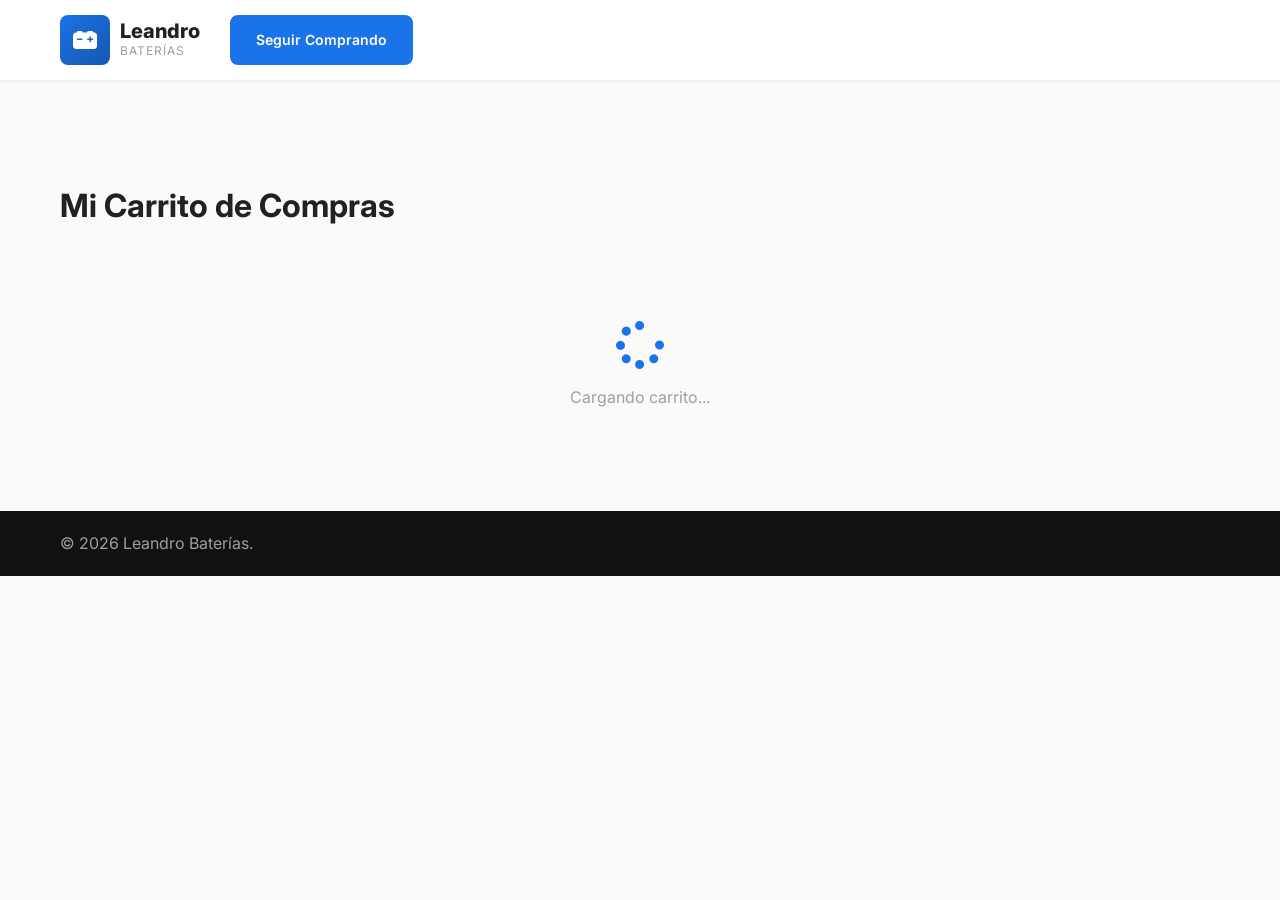
<file: Sistema de información Para tener el control de inventario de la empresa leandro baterias/Frontend/pages/carrito.html>
<!DOCTYPE html>
<html lang="es-PE">
<head>
    <meta charset="UTF-8">
    <meta name="viewport" content="width=device-width, initial-scale=1.0">
    <title>Carrito de Compras | Leandro Baterías</title>

    <link rel="preconnect" href="https://fonts.googleapis.com">
    <link href="https://fonts.googleapis.com/css2?family=Inter:wght@300;400;500;600;700;800&display=swap" rel="stylesheet">
    <link rel="stylesheet" href="https://cdnjs.cloudflare.com/ajax/libs/font-awesome/6.4.0/css/all.min.css">

    <link rel="stylesheet" href="../css/variables.css">
    <link rel="stylesheet" href="../css/styles.css">
    <link rel="stylesheet" href="../css/components.css">
    <link rel="stylesheet" href="../css/responsive.css">
    <style>
        .cart-page { margin-top: 140px; padding: 40px 0; }
        .cart-layout { display: grid; grid-template-columns: 1fr 380px; gap: 40px; }
        .cart-items { background: var(--bg-white); border-radius: var(--radius-lg); padding: 24px; }
        .cart-item { display: flex; gap: 20px; padding: 20px 0; border-bottom: 1px solid var(--border-light); }
        .cart-item:last-child { border-bottom: none; }
        .cart-item-image { width: 120px; height: 120px; border-radius: var(--radius-md); overflow: hidden; flex-shrink: 0; }
        .cart-item-image img { width: 100%; height: 100%; object-fit: cover; }
        .cart-item-details { flex: 1; }
        .cart-item-name { font-size: var(--font-size-lg); font-weight: 600; margin-bottom: 8px; }
        .cart-item-meta { font-size: var(--font-size-sm); color: var(--text-light); margin-bottom: 12px; }
        .cart-item-price { font-size: var(--font-size-xl); font-weight: 700; color: var(--primary-color); margin-bottom: 12px; }
        .cart-item-actions { display: flex; align-items: center; gap: 15px; }
        .quantity-control { display: flex; align-items: center; border: 1px solid var(--border-color); border-radius: var(--radius-md); }
        .quantity-control button { width: 32px; height: 32px; background: var(--bg-gray); border: none; cursor: pointer; }
        .quantity-control button:hover { background: var(--primary-color); color: white; }
        .quantity-control input { width: 50px; height: 32px; text-align: center; border: none; }
        .remove-item { color: var(--danger-color); font-size: var(--font-size-sm); cursor: pointer; }
        .remove-item:hover { text-decoration: underline; }
        .cart-summary { background: var(--bg-white); border-radius: var(--radius-lg); padding: 24px; height: fit-content; position: sticky; top: 160px; }
        .cart-summary h3 { font-size: var(--font-size-xl); margin-bottom: 20px; }
        .summary-row { display: flex; justify-content: space-between; margin-bottom: 12px; font-size: var(--font-size-sm); }
        .summary-row.total { font-size: var(--font-size-lg); font-weight: 700; border-top: 2px solid var(--border-color); padding-top: 12px; margin-top: 12px; }
        .summary-row.total span:last-child { color: var(--primary-color); font-size: var(--font-size-2xl); }
        .cart-empty { text-align: center; padding: 60px 20px; }
        .cart-empty i { font-size: 80px; color: var(--border-color); margin-bottom: 20px; }
        .cart-empty h3 { margin-bottom: 10px; }
        .cart-empty p { color: var(--text-light); margin-bottom: 20px; }
        .coupon-code { display: flex; gap: 10px; margin: 20px 0; }
        .coupon-code input { flex: 1; padding: 12px; border: 1px solid var(--border-color); border-radius: var(--radius-md); }
        .benefits-list { margin-top: 20px; padding-top: 20px; border-top: 1px solid var(--border-light); }
        .benefit-item { display: flex; align-items: center; gap: 10px; margin-bottom: 10px; font-size: var(--font-size-sm); color: var(--text-medium); }
        .benefit-item i { color: var(--success-color); }
        @media (max-width: 992px) { .cart-layout { grid-template-columns: 1fr; } .cart-summary { position: static; } }
    </style>
</head>
<body>
    <div id="app">
        <header class="header">
            <div class="header-main">
                <div class="container">
                    <div class="header-main-content">
                        <a href="../index.html" class="logo">
                            <div class="logo-icon"><i class="fas fa-car-battery"></i></div>
                            <div class="logo-text"><span class="logo-name">Leandro</span><span class="logo-slogan">Baterías</span></div>
                        </a>
                        <div class="header-actions">
                            <a href="catalogo.html" class="btn btn-primary">Seguir Comprando</a>
                        </div>
                    </div>
                </div>
            </div>
        </header>

        <main class="cart-page">
            <div class="container">
                <h1 style="margin-bottom: 30px;">Mi Carrito de Compras</h1>
                <div id="cart-content">
                    <div class="loading-spinner" style="text-align: center; padding: 60px;">
                        <i class="fas fa-spinner fa-spin" style="font-size: 48px; color: var(--primary-color);"></i>
                        <p>Cargando carrito...</p>
                    </div>
                </div>
            </div>
        </main>

        <footer class="footer">
            <div class="footer-bottom">
                <div class="container">
                    <p>&copy; 2026 Leandro Baterías.</p>
                </div>
            </div>
        </footer>
    </div>

    <div id="toast-container" class="toast-container"></div>

    <script src="../js/utils/storage.js"></script>
    <script src="../js/utils/format.js"></script>
    <script src="../js/components/carrito.js"></script>
    <script src="../js/components/modal.js"></script>
    <script src="../js/pages/carrito.js"></script>
    <script src="../js/app.js"></script>
</body>
</html>
</file>
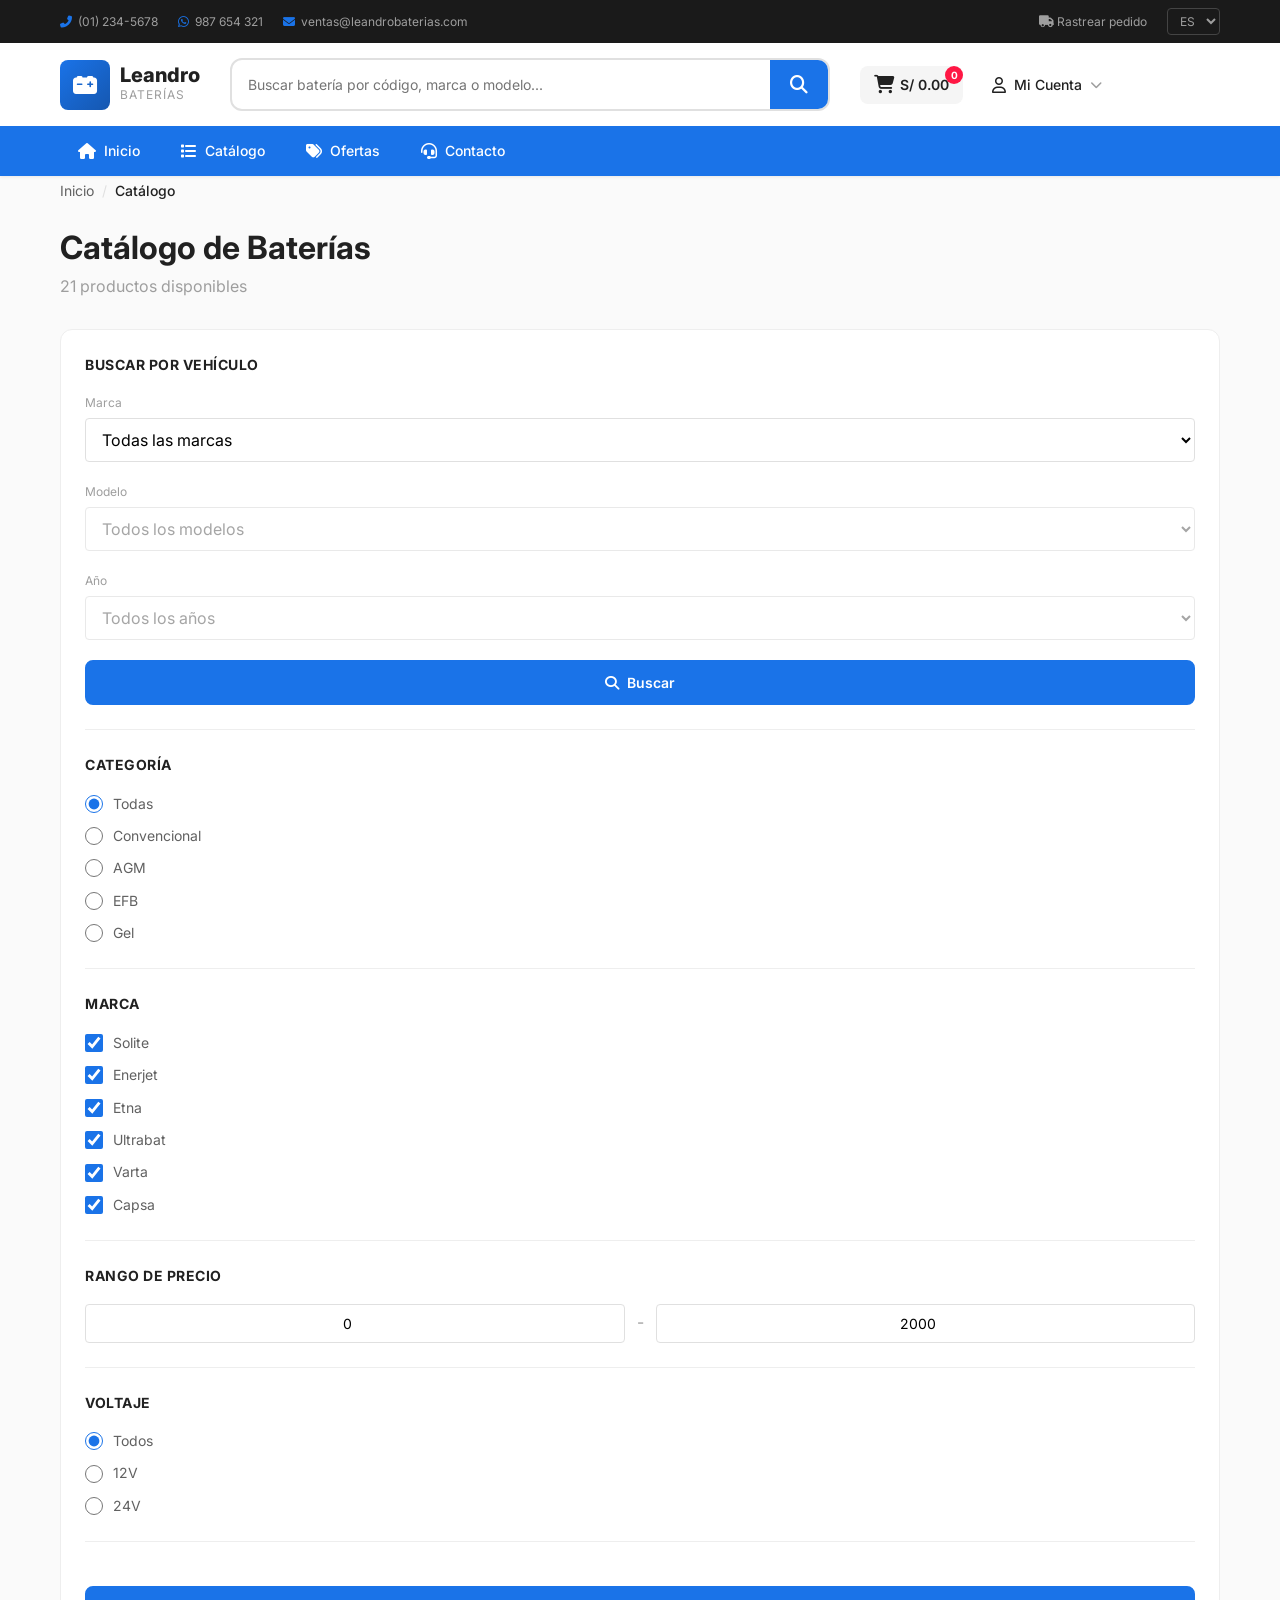
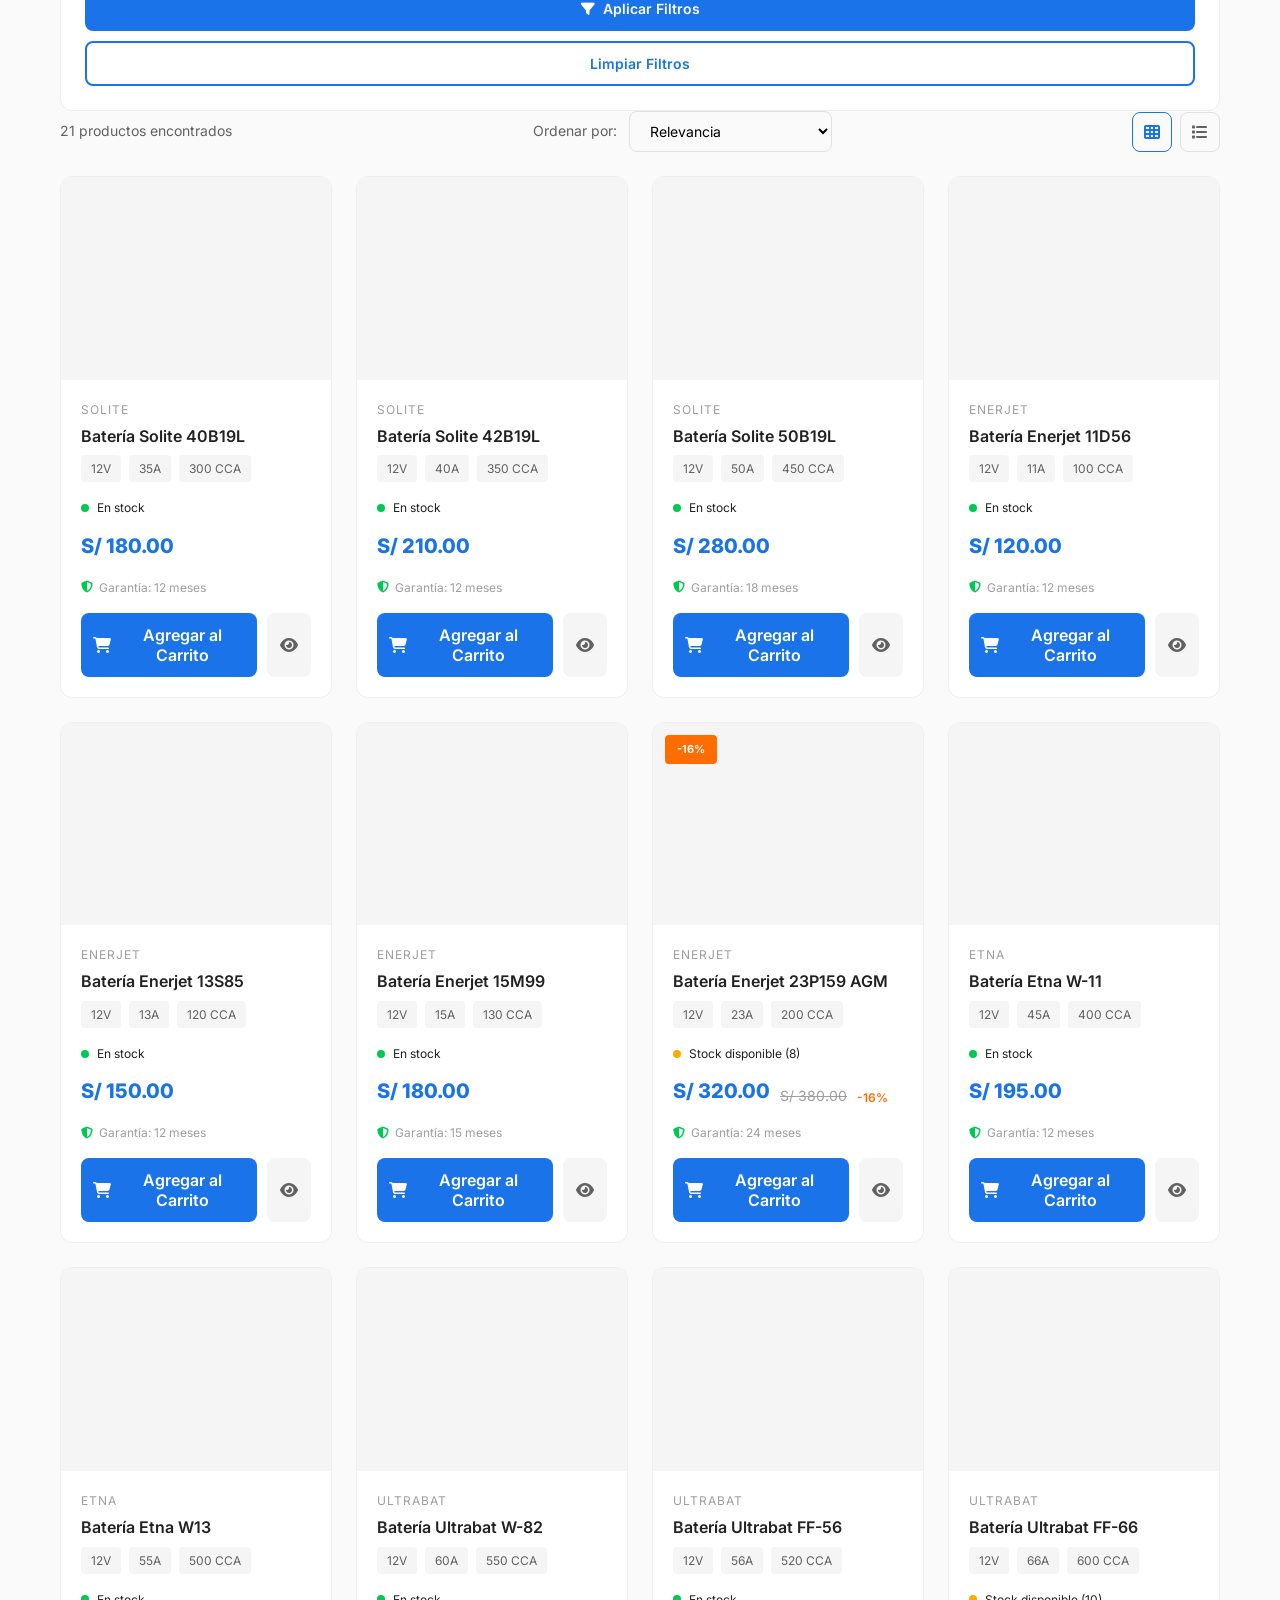
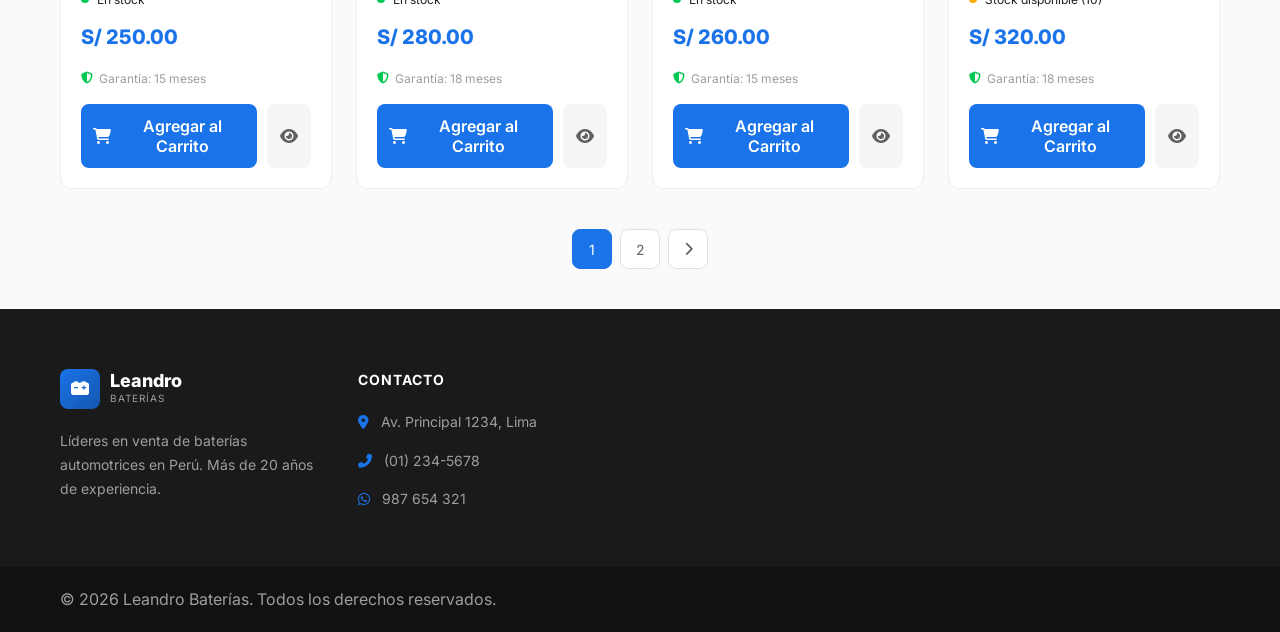
<file: Sistema de información Para tener el control de inventario de la empresa leandro baterias/Frontend/pages/catalogo.html>
<!DOCTYPE html>
<html lang="es-PE">
<head>
    <meta charset="UTF-8">
    <meta name="viewport" content="width=device-width, initial-scale=1.0">
    <meta name="description" content="Catálogo de baterías automotrices - Leandro Baterías">
    <title>Catálogo de Baterías | Leandro Baterías</title>

    <link rel="icon" type="image/x-icon" href="../assets/icons/favicon.ico">
    <link rel="preconnect" href="https://fonts.googleapis.com">
    <link rel="preconnect" href="https://fonts.gstatic.com" crossorigin>
    <link href="https://fonts.googleapis.com/css2?family=Inter:wght@300;400;500;600;700;800&display=swap" rel="stylesheet">
    <link rel="stylesheet" href="https://cdnjs.cloudflare.com/ajax/libs/font-awesome/6.4.0/css/all.min.css">

    <link rel="stylesheet" href="../css/variables.css">
    <link rel="stylesheet" href="../css/styles.css">
    <link rel="stylesheet" href="../css/components.css">
    <link rel="stylesheet" href="../css/responsive.css">
</head>
<body>
    <div id="app">
        <!-- Header -->
        <header class="header">
            <div class="header-top">
                <div class="container">
                    <div class="header-top-content">
                        <div class="header-top-left">
                            <span class="contact-item">
                                <i class="fas fa-phone-alt"></i>
                                <span>(01) 234-5678</span>
                            </span>
                            <span class="contact-item">
                                <i class="fab fa-whatsapp"></i>
                                <span>987 654 321</span>
                            </span>
                            <span class="contact-item">
                                <i class="fas fa-envelope"></i>
                                <span>ventas@leandrobaterias.com</span>
                            </span>
                        </div>
                        <div class="header-top-right">
                            <a href="#" class="header-top-link"><i class="fas fa-truck"></i> Rastrear pedido</a>
                            <select class="language-select" aria-label="Idioma">
                                <option value="es">ES</option>
                            </select>
                        </div>
                    </div>
                </div>
            </div>

            <div class="header-main">
                <div class="container">
                    <div class="header-main-content">
                        <a href="../index.html" class="logo">
                            <div class="logo-icon">
                                <i class="fas fa-car-battery"></i>
                            </div>
                            <div class="logo-text">
                                <span class="logo-name">Leandro</span>
                                <span class="logo-slogan">Baterías</span>
                            </div>
                        </a>

                        <div class="search-container">
                            <div class="search-box">
                                <input type="text" id="search-input" class="search-input" placeholder="Buscar batería por código, marca o modelo...">
                                <button id="search-button" class="search-button">
                                    <i class="fas fa-search"></i>
                                </button>
                            </div>
                        </div>

                        <div class="header-actions">
                            <button id="btn-cart" class="header-action-btn cart-btn">
                                <i class="fas fa-shopping-cart"></i>
                                <span class="action-badge cart-count">0</span>
                                <span class="cart-total">S/ 0.00</span>
                            </button>
                            <div id="mini-cart" class="mini-cart hidden">
                                <div class="mini-cart-header">
                                    <h4>Mi Carrito</h4>
                                    <button id="close-mini-cart" class="close-btn"><i class="fas fa-times"></i></button>
                                </div>
                                <div id="mini-cart-items" class="mini-cart-items"></div>
                                <div class="mini-cart-footer">
                                    <div class="mini-cart-total">
                                        <span>Total:</span>
                                        <span id="mini-cart-total">S/ 0.00</span>
                                    </div>
                                    <a href="checkout.html" class="btn btn-primary btn-block">Finalizar Compra</a>
                                    <a href="carrito.html" class="btn btn-outline btn-block">Ver Carrito</a>
                                </div>
                            </div>
                            <div id="user-menu" class="user-menu">
                                <button class="user-btn">
                                    <i class="far fa-user"></i>
                                    <span>Mi Cuenta</span>
                                    <i class="fas fa-chevron-down"></i>
                                </button>
                                <div class="user-dropdown hidden">
                                    <a href="login.html"><i class="fas fa-sign-in-alt"></i> Iniciar Sesión</a>
                                    <a href="registro.html"><i class="fas fa-user-plus"></i> Registrarse</a>
                                </div>
                            </div>
                        </div>
                    </div>
                </div>
            </div>

            <nav class="header-nav">
                <div class="container">
                    <ul class="nav-list">
                        <li class="nav-item">
                            <a href="../index.html" class="nav-link">
                                <i class="fas fa-home"></i> Inicio
                            </a>
                        </li>
                        <li class="nav-item">
                            <a href="catalogo.html" class="nav-link active">
                                <i class="fas fa-list"></i> Catálogo
                            </a>
                        </li>
                        <li class="nav-item">
                            <a href="ofertas.html" class="nav-link">
                                <i class="fas fa-tags"></i> Ofertas
                            </a>
                        </li>
                        <li class="nav-item">
                            <a href="contacto.html" class="nav-link">
                                <i class="fas fa-headset"></i> Contacto
                            </a>
                        </li>
                    </ul>
                </div>
            </nav>
        </header>

        <!-- Main Content -->
        <main class="main-content" style="margin-top: 140px; padding: 40px 0;">
            <div class="container">
                <!-- Breadcrumb -->
                <nav class="breadcrumb">
                    <a href="../index.html">Inicio</a>
                    <span class="breadcrumb-separator">/</span>
                    <span class="breadcrumb-current">Catálogo</span>
                </nav>

                <!-- Page Title -->
                <div class="section-header" style="margin-bottom: 30px;">
                    <div class="section-title">
                        <h1>Catálogo de Baterías</h1>
                        <p id="results-count">Cargando productos...</p>
                    </div>
                </div>

                <div class="catalog-layout">
                    <!-- Sidebar Filters -->
                    <aside class="catalog-sidebar">
                        <div class="filters-panel">
                            <div class="filter-section">
                                <h4 class="filter-title">Buscar por Vehículo</h4>
                                <form id="vehicle-filter-form">
                                    <div class="form-group">
                                        <label>Marca</label>
                                        <select id="filter-marca" class="form-select">
                                            <option value="">Todas las marcas</option>
                                        </select>
                                    </div>
                                    <div class="form-group">
                                        <label>Modelo</label>
                                        <select id="filter-modelo" class="form-select" disabled>
                                            <option value="">Todos los modelos</option>
                                        </select>
                                    </div>
                                    <div class="form-group">
                                        <label>Año</label>
                                        <select id="filter-anio" class="form-select" disabled>
                                            <option value="">Todos los años</option>
                                        </select>
                                    </div>
                                    <button type="submit" class="btn btn-primary btn-block">
                                        <i class="fas fa-search"></i> Buscar
                                    </button>
                                </form>
                            </div>

                            <div class="filter-section">
                                <h4 class="filter-title">Categoría</h4>
                                <div class="filter-options">
                                    <label class="filter-option">
                                        <input type="radio" name="categoria" value="" checked>
                                        <span class="filter-option-label">Todas</span>
                                    </label>
                                    <label class="filter-option">
                                        <input type="radio" name="categoria" value="convencional">
                                        <span class="filter-option-label">Convencional</span>
                                    </label>
                                    <label class="filter-option">
                                        <input type="radio" name="categoria" value="agm">
                                        <span class="filter-option-label">AGM</span>
                                    </label>
                                    <label class="filter-option">
                                        <input type="radio" name="categoria" value="efb">
                                        <span class="filter-option-label">EFB</span>
                                    </label>
                                    <label class="filter-option">
                                        <input type="radio" name="categoria" value="gel">
                                        <span class="filter-option-label">Gel</span>
                                    </label>
                                </div>
                            </div>

                            <div class="filter-section">
                                <h4 class="filter-title">Marca</h4>
                                <div class="filter-options" id="filter-marcas">
                                    <label class="filter-option">
                                        <input type="checkbox" name="marca" value="1" checked>
                                        <span class="filter-option-label">Solite</span>
                                    </label>
                                    <label class="filter-option">
                                        <input type="checkbox" name="marca" value="2" checked>
                                        <span class="filter-option-label">Enerjet</span>
                                    </label>
                                    <label class="filter-option">
                                        <input type="checkbox" name="marca" value="3" checked>
                                        <span class="filter-option-label">Etna</span>
                                    </label>
                                    <label class="filter-option">
                                        <input type="checkbox" name="marca" value="4" checked>
                                        <span class="filter-option-label">Ultrabat</span>
                                    </label>
                                    <label class="filter-option">
                                        <input type="checkbox" name="marca" value="5" checked>
                                        <span class="filter-option-label">Varta</span>
                                    </label>
                                    <label class="filter-option">
                                        <input type="checkbox" name="marca" value="6" checked>
                                        <span class="filter-option-label">Capsa</span>
                                    </label>
                                </div>
                            </div>

                            <div class="filter-section">
                                <h4 class="filter-title">Rango de Precio</h4>
                                <div class="price-range">
                                    <input type="number" id="price-min" class="price-input" placeholder="Min" value="0">
                                    <span class="price-separator">-</span>
                                    <input type="number" id="price-max" class="price-input" placeholder="Max" value="2000">
                                </div>
                            </div>

                            <div class="filter-section">
                                <h4 class="filter-title">Voltaje</h4>
                                <div class="filter-options">
                                    <label class="filter-option">
                                        <input type="radio" name="voltaje" value="" checked>
                                        <span class="filter-option-label">Todos</span>
                                    </label>
                                    <label class="filter-option">
                                        <input type="radio" name="voltaje" value="12">
                                        <span class="filter-option-label">12V</span>
                                    </label>
                                    <label class="filter-option">
                                        <input type="radio" name="voltaje" value="24">
                                        <span class="filter-option-label">24V</span>
                                    </label>
                                </div>
                            </div>

                            <button id="apply-filters" class="btn btn-primary btn-block" style="margin-top: 20px;">
                                <i class="fas fa-filter"></i> Aplicar Filtros
                            </button>
                            <button id="clear-filters" class="btn btn-outline btn-block" style="margin-top: 10px;">
                                Limpiar Filtros
                            </button>
                        </div>
                    </aside>

                    <!-- Products Grid -->
                    <div class="catalog-main">
                        <!-- Sort Bar -->
                        <div class="sort-bar">
                            <div class="results-count">
                                <span id="products-count-text">0 productos encontrados</span>
                            </div>
                            <div class="sort-options">
                                <label class="sort-label">Ordenar por:</label>
                                <select id="sort-select" class="sort-select">
                                    <option value="relevancia">Relevancia</option>
                                    <option value="precio-asc">Precio: Menor a Mayor</option>
                                    <option value="precio-desc">Precio: Mayor a Menor</option>
                                    <option value="nombre-asc">Nombre: A-Z</option>
                                    <option value="stock-desc">Mayor Stock</option>
                                </select>
                            </div>
                            <div class="view-options">
                                <button class="view-btn active" data-view="grid" title="Vista de cuadrícula">
                                    <i class="fas fa-th"></i>
                                </button>
                                <button class="view-btn" data-view="list" title="Vista de lista">
                                    <i class="fas fa-list"></i>
                                </button>
                            </div>
                        </div>

                        <!-- Products Grid Container -->
                        <div id="products-grid" class="products-grid">
                            <div class="loading-spinner">
                                <i class="fas fa-spinner fa-spin"></i>
                                <p>Cargando productos...</p>
                            </div>
                        </div>

                        <!-- Pagination -->
                        <div id="pagination" class="pagination"></div>
                    </div>
                </div>
            </div>
        </main>

        <!-- Footer -->
        <footer class="footer">
            <div class="footer-main">
                <div class="container">
                    <div class="footer-grid">
                        <div class="footer-col footer-about">
                            <div class="footer-logo">
                                <div class="logo-icon">
                                    <i class="fas fa-car-battery"></i>
                                </div>
                                <div class="logo-text">
                                    <span class="logo-name">Leandro</span>
                                    <span class="logo-slogan">Baterías</span>
                                </div>
                            </div>
                            <p>Líderes en venta de baterías automotrices en Perú. Más de 20 años de experiencia.</p>
                        </div>
                        <div class="footer-col">
                            <h4>Contacto</h4>
                            <ul class="footer-contact">
                                <li><i class="fas fa-map-marker-alt"></i> Av. Principal 1234, Lima</li>
                                <li><i class="fas fa-phone-alt"></i> (01) 234-5678</li>
                                <li><i class="fab fa-whatsapp"></i> 987 654 321</li>
                            </ul>
                        </div>
                    </div>
                </div>
            </div>
            <div class="footer-bottom">
                <div class="container">
                    <p>&copy; 2026 Leandro Baterías. Todos los derechos reservados.</p>
                </div>
            </div>
        </footer>
    </div>

    <!-- Toast Notifications -->
    <div id="toast-container" class="toast-container"></div>

    <script src="../js/utils/storage.js"></script>
    <script src="../js/utils/helpers.js"></script>
    <script src="../js/utils/format.js"></script>
    <script src="../js/api/apiClient.js"></script>
    <script src="../js/api/catalogo.js"></script>
    <script src="../js/components/navbar.js"></script>
    <script src="../js/components/producto-card.js"></script>
    <script src="../js/components/carrito.js"></script>
    <script src="../js/components/modal.js"></script>
    <script src="../js/pages/catalogo.js"></script>
    <script src="../js/app.js"></script>
</body>
</html>
</file>
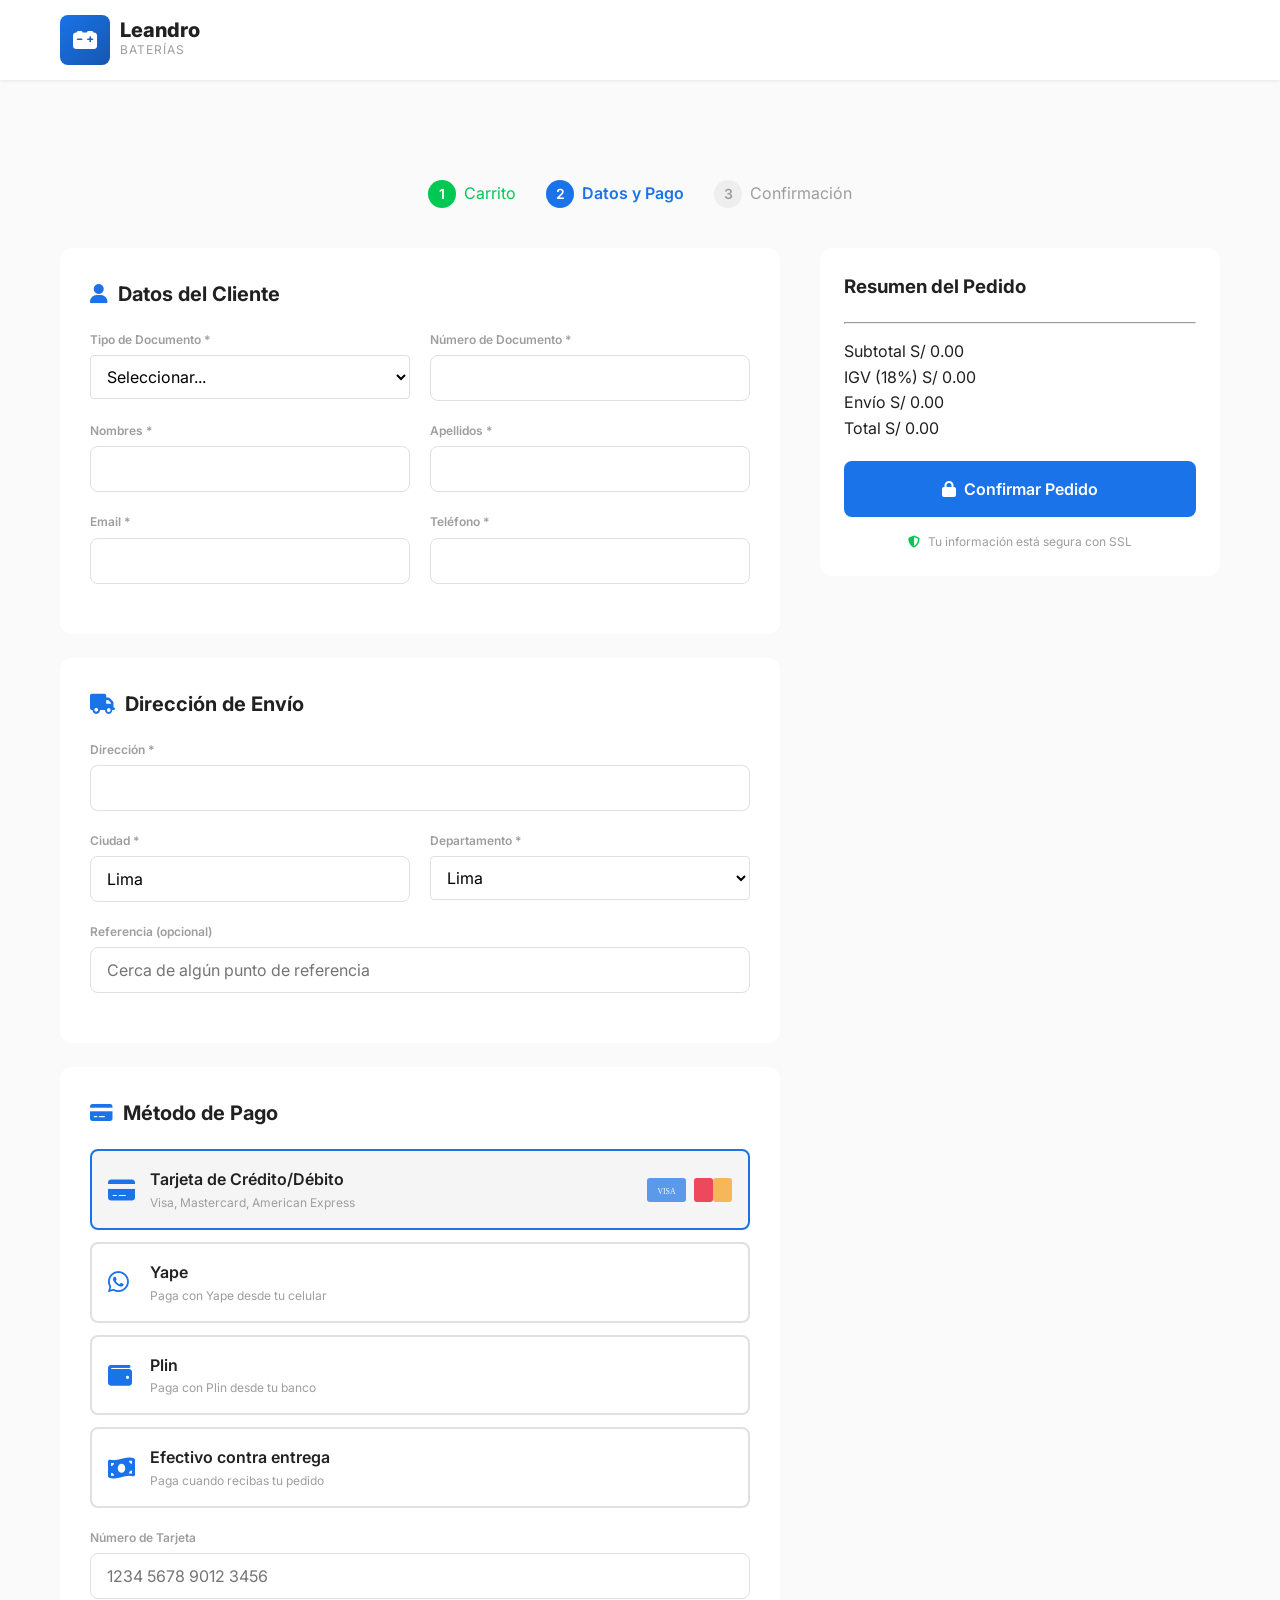
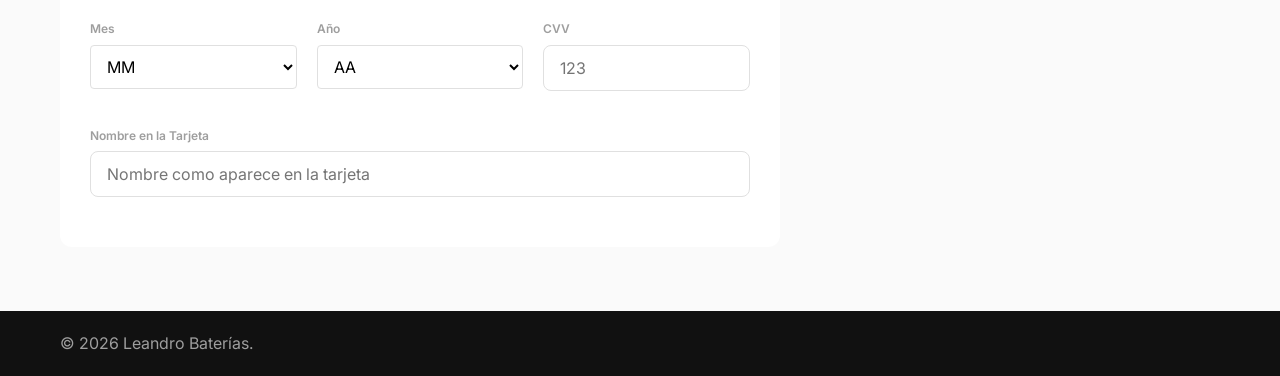
<file: Sistema de información Para tener el control de inventario de la empresa leandro baterias/Frontend/pages/checkout.html>
<!DOCTYPE html>
<html lang="es-PE">
<head>
    <meta charset="UTF-8">
    <meta name="viewport" content="width=device-width, initial-scale=1.0">
    <title>Checkout | Leandro Baterías</title>

    <link rel="preconnect" href="https://fonts.googleapis.com">
    <link href="https://fonts.googleapis.com/css2?family=Inter:wght@300;400;500;600;700;800&display=swap" rel="stylesheet">
    <link rel="stylesheet" href="https://cdnjs.cloudflare.com/ajax/libs/font-awesome/6.4.0/css/all.min.css">

    <link rel="stylesheet" href="../css/variables.css">
    <link rel="stylesheet" href="../css/styles.css">
    <link rel="stylesheet" href="../css/components.css">
    <link rel="stylesheet" href="../css/responsive.css">
    <style>
        .checkout-page { margin-top: 140px; padding: 40px 0; }
        .checkout-layout { display: grid; grid-template-columns: 1fr 400px; gap: 40px; }
        .checkout-form { background: var(--bg-white); border-radius: var(--radius-lg); padding: 30px; margin-bottom: 24px; }
        .checkout-form h3 { font-size: var(--font-size-xl); margin-bottom: 20px; display: flex; align-items: center; gap: 10px; }
        .checkout-form h3 i { color: var(--primary-color); }
        .form-row { display: grid; grid-template-columns: 1fr 1fr; gap: 20px; }
        .form-row-3 { display: grid; grid-template-columns: 1fr 1fr 1fr; gap: 20px; }
        .checkout-sidebar { position: sticky; top: 160px; }
        .order-summary { background: var(--bg-white); border-radius: var(--radius-lg); padding: 24px; }
        .order-item { display: flex; gap: 15px; padding: 12px 0; border-bottom: 1px solid var(--border-light); }
        .order-item:last-child { border-bottom: none; }
        .order-item-img { width: 60px; height: 60px; border-radius: var(--radius-sm); overflow: hidden; }
        .order-item-img img { width: 100%; height: 100%; object-fit: cover; }
        .order-item-info { flex: 1; }
        .order-item-name { font-size: var(--font-size-sm); font-weight: 600; margin-bottom: 4px; }
        .order-item-qty { font-size: var(--font-size-xs); color: var(--text-light); }
        .order-item-price { font-size: var(--font-size-sm); font-weight: 600; }
        .payment-methods { display: flex; flex-direction: column; gap: 12px; margin-top: 15px; }
        .payment-option { display: flex; align-items: center; gap: 12px; padding: 16px; border: 2px solid var(--border-color); border-radius: var(--radius-md); cursor: pointer; transition: all var(--transition-fast); }
        .payment-option:hover, .payment-option.selected { border-color: var(--primary-color); background: var(--bg-gray); }
        .payment-option input { display: none; }
        .payment-option i { font-size: 24px; color: var(--primary-color); width: 30px; }
        .payment-option .method-info { flex: 1; }
        .payment-option .method-name { font-weight: 600; }
        .payment-option .method-desc { font-size: var(--font-size-xs); color: var(--text-light); }
        .payment-logos { display: flex; gap: 8px; margin-left: auto; }
        .payment-logos img { height: 24px; opacity: 0.7; }
        .secure-badge { display: flex; align-items: center; gap: 8px; justify-content: center; margin-top: 15px; font-size: var(--font-size-xs); color: var(--text-light); }
        .secure-badge i { color: var(--success-color); }
        .steps-indicator { display: flex; justify-content: center; gap: 30px; margin-bottom: 40px; }
        .step { display: flex; align-items: center; gap: 8px; color: var(--text-light); }
        .step.active { color: var(--primary-color); font-weight: 600; }
        .step.completed { color: var(--success-color); }
        .step-num { width: 28px; height: 28px; border-radius: 50%; background: var(--border-light); display: flex; align-items: center; justify-content: center; font-size: var(--font-size-sm); font-weight: 600; }
        .step.active .step-num { background: var(--primary-color); color: white; }
        .step.completed .step-num { background: var(--success-color); color: white; }
        .order-success { text-align: center; padding: 60px 20px; }
        .order-success i { font-size: 80px; color: var(--success-color); margin-bottom: 20px; }
        .order-success h2 { margin-bottom: 15px; }
        .order-success p { color: var(--text-medium); margin-bottom: 30px; }
        .order-number { background: var(--bg-gray); padding: 20px; border-radius: var(--radius-md); margin-bottom: 30px; }
        .order-number strong { font-size: var(--font-size-xl); }
        @media (max-width: 992px) { .checkout-layout { grid-template-columns: 1fr; } .checkout-sidebar { position: static; } .form-row, .form-row-3 { grid-template-columns: 1fr; } }
    </style>
</head>
<body>
    <div id="app">
        <header class="header">
            <div class="header-main">
                <div class="container">
                    <div class="header-main-content">
                        <a href="../index.html" class="logo">
                            <div class="logo-icon"><i class="fas fa-car-battery"></i></div>
                            <div class="logo-text"><span class="logo-name">Leandro</span><span class="logo-slogan">Baterías</span></div>
                        </a>
                    </div>
                </div>
            </div>
        </header>

        <main class="checkout-page">
            <div class="container">
                <div class="steps-indicator">
                    <div class="step completed"><span class="step-num">1</span> Carrito</div>
                    <div class="step active"><span class="step-num">2</span> Datos y Pago</div>
                    <div class="step"><span class="step-num">3</span> Confirmación</div>
                </div>

                <div id="checkout-content">
                    <div class="checkout-layout">
                        <div class="checkout-main">
                            <form id="checkout-form">
                                <!-- Datos del Cliente -->
                                <div class="checkout-form">
                                    <h3><i class="fas fa-user"></i> Datos del Cliente</h3>
                                    <div class="form-row">
                                        <div class="form-group">
                                            <label class="form-label">Tipo de Documento *</label>
                                            <select name="tipoDoc" class="form-select" required>
                                                <option value="">Seleccionar...</option>
                                                <option value="D">DNI</option>
                                                <option value="R">RUC</option>
                                                <option value="P">Pasaporte</option>
                                            </select>
                                        </div>
                                        <div class="form-group">
                                            <label class="form-label">Número de Documento *</label>
                                            <input type="text" name="numeroDoc" class="form-input" required>
                                        </div>
                                    </div>
                                    <div class="form-row">
                                        <div class="form-group">
                                            <label class="form-label">Nombres *</label>
                                            <input type="text" name="nombres" class="form-input" required>
                                        </div>
                                        <div class="form-group">
                                            <label class="form-label">Apellidos *</label>
                                            <input type="text" name="apellidos" class="form-input" required>
                                        </div>
                                    </div>
                                    <div class="form-row">
                                        <div class="form-group">
                                            <label class="form-label">Email *</label>
                                            <input type="email" name="email" class="form-input" required>
                                        </div>
                                        <div class="form-group">
                                            <label class="form-label">Teléfono *</label>
                                            <input type="tel" name="telefono" class="form-input" required>
                                        </div>
                                    </div>
                                </div>

                                <!-- Dirección de Envío -->
                                <div class="checkout-form">
                                    <h3><i class="fas fa-truck"></i> Dirección de Envío</h3>
                                    <div class="form-group">
                                        <label class="form-label">Dirección *</label>
                                        <input type="text" name="direccion" class="form-input" required>
                                    </div>
                                    <div class="form-row">
                                        <div class="form-group">
                                            <label class="form-label">Ciudad *</label>
                                            <input type="text" name="ciudad" class="form-input" value="Lima" required>
                                        </div>
                                        <div class="form-group">
                                            <label class="form-label">Departamento *</label>
                                            <select name="departamento" class="form-select" required>
                                                <option value="">Seleccionar...</option>
                                                <option value="Lima" selected>Lima</option>
                                                <option value="Callao">Callao</option>
                                                <option value="Arequipa">Arequipa</option>
                                                <option value="Trujillo">Trujillo</option>
                                                <option value="Otro">Otro</option>
                                            </select>
                                        </div>
                                    </div>
                                    <div class="form-group">
                                        <label class="form-label">Referencia (opcional)</label>
                                        <input type="text" name="referencia" class="form-input" placeholder="Cerca de algún punto de referencia">
                                    </div>
                                </div>

                                <!-- Método de Pago -->
                                <div class="checkout-form">
                                    <h3><i class="fas fa-credit-card"></i> Método de Pago</h3>
                                    <div class="payment-methods">
                                        <label class="payment-option selected">
                                            <input type="radio" name="pago" value="tarjeta" checked>
                                            <i class="fas fa-credit-card"></i>
                                            <div class="method-info">
                                                <div class="method-name">Tarjeta de Crédito/Débito</div>
                                                <div class="method-desc">Visa, Mastercard, American Express</div>
                                            </div>
                                            <div class="payment-logos">
                                                <img src="data:image/svg+xml,%3Csvg xmlns='http://www.w3.org/2000/svg' viewBox='0 0 40 25'%3E%3Crect fill='%231a73e8' width='40' height='25' rx='3'/%3E%3Ctext x='20' y='17' text-anchor='middle' fill='white' font-size='8'%3EVISA%3C/text%3E%3C/svg%3E" alt="Visa">
                                                <img src="data:image/svg+xml,%3Csvg xmlns='http://www.w3.org/2000/svg' viewBox='0 0 40 25'%3E%3Crect fill='%23eb001b' width='20' height='25' rx='3'/%3E%3Crect fill='%23f79e1b' x='20' width='20' height='25' rx='3'/%3E%3C/svg%3E" alt="MC">
                                            </div>
                                        </label>
                                        <label class="payment-option">
                                            <input type="radio" name="pago" value="yape">
                                            <i class="fab fa-whatsapp"></i>
                                            <div class="method-info">
                                                <div class="method-name">Yape</div>
                                                <div class="method-desc">Paga con Yape desde tu celular</div>
                                            </div>
                                        </label>
                                        <label class="payment-option">
                                            <input type="radio" name="pago" value="plin">
                                            <i class="fas fa-wallet"></i>
                                            <div class="method-info">
                                                <div class="method-name">Plin</div>
                                                <div class="method-desc">Paga con Plin desde tu banco</div>
                                            </div>
                                        </label>
                                        <label class="payment-option">
                                            <input type="radio" name="pago" value="efectivo">
                                            <i class="fas fa-money-bill-wave"></i>
                                            <div class="method-info">
                                                <div class="method-name">Efectivo contra entrega</div>
                                                <div class="method-desc">Paga cuando recibas tu pedido</div>
                                            </div>
                                        </label>
                                    </div>

                                    <div id="card-fields" style="margin-top: 20px;">
                                        <div class="form-row">
                                            <div class="form-group" style="grid-column: span 2;">
                                                <label class="form-label">Número de Tarjeta</label>
                                                <input type="text" name="numeroTarjeta" class="form-input" placeholder="1234 5678 9012 3456" maxlength="19">
                                            </div>
                                        </div>
                                        <div class="form-row-3">
                                            <div class="form-group">
                                                <label class="form-label">Mes</label>
                                                <select name="mesExpiracion" class="form-select">
                                                    <option value="">MM</option>
                                                    <option value="01">01</option>
                                                    <option value="02">02</option>
                                                    <option value="03">03</option>
                                                    <option value="04">04</option>
                                                    <option value="05">05</option>
                                                    <option value="06">06</option>
                                                    <option value="07">07</option>
                                                    <option value="08">08</option>
                                                    <option value="09">09</option>
                                                    <option value="10">10</option>
                                                    <option value="11">11</option>
                                                    <option value="12">12</option>
                                                </select>
                                            </div>
                                            <div class="form-group">
                                                <label class="form-label">Año</label>
                                                <select name="anioExpiracion" class="form-select">
                                                    <option value="">AA</option>
                                                    <option value="26">2026</option>
                                                    <option value="27">2027</option>
                                                    <option value="28">2028</option>
                                                    <option value="29">2029</option>
                                                    <option value="30">2030</option>
                                                </select>
                                            </div>
                                            <div class="form-group">
                                                <label class="form-label">CVV</label>
                                                <input type="text" name="cvv" class="form-input" placeholder="123" maxlength="4">
                                            </div>
                                        </div>
                                        <div class="form-group" style="margin-top: 15px;">
                                            <label class="form-label">Nombre en la Tarjeta</label>
                                            <input type="text" name="nombreTarjeta" class="form-input" placeholder="Nombre como aparece en la tarjeta">
                                        </div>
                                    </div>
                                </div>
                            </form>
                        </div>

                        <div class="checkout-sidebar">
                            <div class="order-summary">
                                <h3 style="margin-bottom: 20px;">Resumen del Pedido</h3>
                                <div id="order-items"></div>
                                <hr style="margin: 15px 0; border-color: var(--border-light);">
                                <div class="summary-row">
                                    <span>Subtotal</span>
                                    <span id="summary-subtotal">S/ 0.00</span>
                                </div>
                                <div class="summary-row">
                                    <span>IGV (18%)</span>
                                    <span id="summary-igv">S/ 0.00</span>
                                </div>
                                <div class="summary-row">
                                    <span>Envío</span>
                                    <span id="summary-envio">S/ 0.00</span>
                                </div>
                                <div class="summary-row total">
                                    <span>Total</span>
                                    <span id="summary-total">S/ 0.00</span>
                                </div>
                                <button type="button" onclick="CheckoutPage.processOrder()" class="btn btn-primary btn-lg btn-block" style="margin-top: 20px;">
                                    <i class="fas fa-lock"></i> Confirmar Pedido
                                </button>
                                <div class="secure-badge">
                                    <i class="fas fa-shield-alt"></i>
                                    <span>Tu información está segura con SSL</span>
                                </div>
                            </div>
                        </div>
                    </div>
                </div>
            </div>
        </main>

        <footer class="footer">
            <div class="footer-bottom">
                <div class="container">
                    <p>&copy; 2026 Leandro Baterías.</p>
                </div>
            </div>
        </footer>
    </div>

    <div id="toast-container" class="toast-container"></div>

    <script src="../js/utils/storage.js"></script>
    <script src="../js/utils/format.js"></script>
    <script src="../js/components/modal.js"></script>
    <script src="../js/pages/checkout.js"></script>
    <script src="../js/app.js"></script>
</body>
</html>
</file>
<file: Sistema de información Para tener el control de inventario de la empresa leandro baterias/Frontend/css/variables.css>
:root {
    --primary-color: #1a73e8;
    --primary-dark: #1557b0;
    --primary-light: #4a90e2;
    --secondary-color: #ff6d00;
    --secondary-dark: #e65100;
    --success-color: #00c853;
    --danger-color: #ff1744;
    --warning-color: #ffab00;
    --info-color: #2979ff;

    --text-dark: #212121;
    --text-medium: #616161;
    --text-light: #9e9e9e;
    --text-white: #ffffff;

    --bg-light: #fafafa;
    --bg-white: #ffffff;
    --bg-dark: #1a1a1a;
    --bg-gray: #f5f5f5;

    --border-color: #e0e0e0;
    --border-light: #eeeeee;

    --shadow-sm: 0 1px 3px rgba(0, 0, 0, 0.08);
    --shadow-md: 0 4px 12px rgba(0, 0, 0, 0.1);
    --shadow-lg: 0 8px 24px rgba(0, 0, 0, 0.12);

    --radius-sm: 4px;
    --radius-md: 8px;
    --radius-lg: 12px;
    --radius-xl: 16px;
    --radius-full: 50%;

    --transition-fast: 0.15s ease;
    --transition-normal: 0.25s ease;
    --transition-slow: 0.4s ease;

    --font-family: 'Inter', -apple-system, BlinkMacSystemFont, 'Segoe UI', sans-serif;
    --font-size-xs: 0.75rem;
    --font-size-sm: 0.875rem;
    --font-size-base: 1rem;
    --font-size-lg: 1.125rem;
    --font-size-xl: 1.25rem;
    --font-size-2xl: 1.5rem;
    --font-size-3xl: 2rem;
    --font-size-4xl: 2.5rem;

    --header-height: 140px;
    --header-main-height: 70px;
    --header-nav-height: 50px;

    --z-dropdown: 100;
    --z-sticky: 200;
    --z-modal: 500;
    --z-toast: 1000;
}
</file>
<file: Sistema de información Para tener el control de inventario de la empresa leandro baterias/Frontend/css/styles.css>
*, *::before, *::after {
    box-sizing: border-box;
    margin: 0;
    padding: 0;
}

html {
    scroll-behavior: smooth;
    -webkit-font-smoothing: antialiased;
    -moz-osx-font-smoothing: grayscale;
}

body {
    font-family: var(--font-family);
    font-size: var(--font-size-base);
    color: var(--text-dark);
    background-color: var(--bg-light);
    line-height: 1.6;
    overflow-x: hidden;
}

a {
    text-decoration: none;
    color: inherit;
    transition: color var(--transition-fast);
}

ul, ol {
    list-style: none;
}

img {
    max-width: 100%;
    height: auto;
    display: block;
}

button, input, select, textarea {
    font-family: inherit;
    font-size: inherit;
    border: none;
    outline: none;
    background: none;
}

button {
    cursor: pointer;
}

.container {
    width: 100%;
    max-width: 1400px;
    margin: 0 auto;
    padding: 0 20px;
}

.hidden {
    display: none !important;
}

/* ======================= BUTTONS ======================= */
.btn {
    display: inline-flex;
    align-items: center;
    justify-content: center;
    gap: 8px;
    padding: 12px 24px;
    font-size: var(--font-size-sm);
    font-weight: 600;
    border-radius: var(--radius-md);
    transition: all var(--transition-fast);
    cursor: pointer;
    border: 2px solid transparent;
}

.btn-primary {
    background-color: var(--primary-color);
    color: var(--text-white);
    border-color: var(--primary-color);
}

.btn-primary:hover {
    background-color: var(--primary-dark);
    border-color: var(--primary-dark);
}

.btn-secondary {
    background-color: var(--secondary-color);
    color: var(--text-white);
    border-color: var(--secondary-color);
}

.btn-secondary:hover {
    background-color: var(--secondary-dark);
    border-color: var(--secondary-dark);
}

.btn-outline {
    background-color: transparent;
    color: var(--primary-color);
    border-color: var(--primary-color);
}

.btn-outline:hover {
    background-color: var(--primary-color);
    color: var(--text-white);
}

.btn-success {
    background-color: var(--success-color);
    color: var(--text-white);
    border-color: var(--success-color);
}

.btn-danger {
    background-color: var(--danger-color);
    color: var(--text-white);
    border-color: var(--danger-color);
}

.btn-sm {
    padding: 8px 16px;
    font-size: var(--font-size-xs);
}

.btn-lg {
    padding: 16px 32px;
    font-size: var(--font-size-base);
}

.btn-block {
    width: 100%;
}

.btn-icon {
    width: 40px;
    height: 40px;
    padding: 0;
    border-radius: var(--radius-full);
}

/* ======================= HEADER ======================= */
.header {
    position: fixed;
    top: 0;
    left: 0;
    right: 0;
    z-index: var(--z-sticky);
    background-color: var(--bg-white);
    box-shadow: var(--shadow-sm);
}

.header-top {
    background-color: var(--bg-dark);
    color: var(--text-light);
    font-size: var(--font-size-xs);
    padding: 8px 0;
}

.header-top-content {
    display: flex;
    justify-content: space-between;
    align-items: center;
}

.header-top-left, .header-top-right {
    display: flex;
    align-items: center;
    gap: 20px;
}

.contact-item {
    display: flex;
    align-items: center;
    gap: 6px;
}

.contact-item i {
    color: var(--primary-color);
}

.header-top-link {
    color: var(--text-light);
    transition: color var(--transition-fast);
}

.header-top-link:hover {
    color: var(--text-white);
}

.language-select {
    background: transparent;
    color: var(--text-light);
    border: 1px solid #444;
    padding: 4px 8px;
    border-radius: var(--radius-sm);
    cursor: pointer;
}

.header-main {
    background-color: var(--bg-white);
    padding: 15px 0;
}

.header-main-content {
    display: flex;
    align-items: center;
    gap: 30px;
}

.logo {
    display: flex;
    align-items: center;
    gap: 10px;
    flex-shrink: 0;
}

.logo-icon {
    width: 50px;
    height: 50px;
    background: linear-gradient(135deg, var(--primary-color), var(--primary-dark));
    border-radius: var(--radius-md);
    display: flex;
    align-items: center;
    justify-content: center;
    color: var(--text-white);
    font-size: 24px;
}

.logo-text {
    display: flex;
    flex-direction: column;
}

.logo-name {
    font-size: var(--font-size-xl);
    font-weight: 800;
    color: var(--text-dark);
    line-height: 1;
}

.logo-slogan {
    font-size: var(--font-size-xs);
    color: var(--text-light);
    text-transform: uppercase;
    letter-spacing: 1px;
}

.search-container {
    flex: 1;
    max-width: 600px;
    position: relative;
}

.search-box {
    display: flex;
    border: 2px solid var(--border-color);
    border-radius: var(--radius-lg);
    overflow: hidden;
    transition: border-color var(--transition-fast);
}

.search-box:focus-within {
    border-color: var(--primary-color);
}

.search-category {
    border-right: 1px solid var(--border-color);
    background-color: var(--bg-gray);
}

.search-category select {
    padding: 14px 12px;
    border: none;
    background: transparent;
    cursor: pointer;
    font-size: var(--font-size-sm);
    color: var(--text-medium);
}

.search-input {
    flex: 1;
    padding: 14px 16px;
    font-size: var(--font-size-sm);
    border: none;
}

.search-button {
    padding: 14px 20px;
    background-color: var(--primary-color);
    color: var(--text-white);
    font-size: var(--font-size-lg);
    transition: background-color var(--transition-fast);
}

.search-button:hover {
    background-color: var(--primary-dark);
}

.search-suggestions {
    position: absolute;
    top: 100%;
    left: 0;
    right: 0;
    background: var(--bg-white);
    border-radius: var(--radius-md);
    box-shadow: var(--shadow-lg);
    margin-top: 8px;
    max-height: 400px;
    overflow-y: auto;
    z-index: var(--z-dropdown);
}

.suggestion-item {
    padding: 12px 16px;
    display: flex;
    align-items: center;
    gap: 12px;
    cursor: pointer;
    transition: background-color var(--transition-fast);
}

.suggestion-item:hover {
    background-color: var(--bg-gray);
}

.suggestion-item img {
    width: 40px;
    height: 40px;
    object-fit: cover;
    border-radius: var(--radius-sm);
}

.suggestion-info h5 {
    font-size: var(--font-size-sm);
    font-weight: 600;
    color: var(--text-dark);
}

.suggestion-info p {
    font-size: var(--font-size-xs);
    color: var(--text-light);
}

.header-actions {
    display: flex;
    align-items: center;
    gap: 15px;
}

.header-action-btn {
    position: relative;
    display: flex;
    align-items: center;
    gap: 6px;
    padding: 10px 14px;
    color: var(--text-dark);
    font-size: var(--font-size-lg);
    border-radius: var(--radius-md);
    transition: all var(--transition-fast);
}

.header-action-btn:hover {
    background-color: var(--bg-gray);
}

.action-badge {
    position: absolute;
    top: 0;
    right: 0;
    min-width: 18px;
    height: 18px;
    background-color: var(--danger-color);
    color: var(--text-white);
    font-size: 10px;
    font-weight: 700;
    border-radius: var(--radius-full);
    display: flex;
    align-items: center;
    justify-content: center;
    padding: 0 4px;
}

.cart-btn {
    background-color: var(--bg-gray);
}

.cart-total {
    font-size: var(--font-size-sm);
    font-weight: 600;
    color: var(--text-dark);
}

.mini-cart {
    position: absolute;
    top: 100%;
    right: 0;
    width: 380px;
    background: var(--bg-white);
    border-radius: var(--radius-lg);
    box-shadow: var(--shadow-lg);
    z-index: var(--z-dropdown);
    margin-top: 10px;
}

.mini-cart-header {
    display: flex;
    justify-content: space-between;
    align-items: center;
    padding: 16px;
    border-bottom: 1px solid var(--border-color);
}

.mini-cart-header h4 {
    font-size: var(--font-size-base);
    font-weight: 600;
}

.mini-cart-items {
    max-height: 300px;
    overflow-y: auto;
    padding: 16px;
}

.mini-cart-item {
    display: flex;
    gap: 12px;
    padding: 12px 0;
    border-bottom: 1px solid var(--border-light);
}

.mini-cart-item:last-child {
    border-bottom: none;
}

.mini-cart-item img {
    width: 60px;
    height: 60px;
    object-fit: cover;
    border-radius: var(--radius-sm);
}

.mini-cart-item-info {
    flex: 1;
}

.mini-cart-item-info h5 {
    font-size: var(--font-size-sm);
    font-weight: 600;
    margin-bottom: 4px;
}

.mini-cart-item-info p {
    font-size: var(--font-size-xs);
    color: var(--text-light);
}

.mini-cart-item-actions {
    display: flex;
    flex-direction: column;
    align-items: flex-end;
    gap: 8px;
}

.mini-cart-item-price {
    font-size: var(--font-size-sm);
    font-weight: 700;
    color: var(--primary-color);
}

.mini-cart-item-remove {
    color: var(--text-light);
    font-size: var(--font-size-sm);
    transition: color var(--transition-fast);
}

.mini-cart-item-remove:hover {
    color: var(--danger-color);
}

.mini-cart-footer {
    padding: 16px;
    border-top: 1px solid var(--border-color);
    background-color: var(--bg-gray);
    display: flex;
    flex-direction: column;
    gap: 10px;
}

.mini-cart-total {
    display: flex;
    justify-content: space-between;
    font-size: var(--font-size-lg);
    font-weight: 700;
}

.user-menu {
    position: relative;
}

.user-btn {
    display: flex;
    align-items: center;
    gap: 8px;
    padding: 10px 14px;
    color: var(--text-dark);
    border-radius: var(--radius-md);
    transition: background-color var(--transition-fast);
}

.user-btn:hover {
    background-color: var(--bg-gray);
}

.user-btn span {
    font-size: var(--font-size-sm);
    font-weight: 500;
}

.user-btn i:last-child {
    font-size: var(--font-size-xs);
    color: var(--text-light);
}

.user-dropdown {
    position: absolute;
    top: 100%;
    right: 0;
    width: 220px;
    background: var(--bg-white);
    border-radius: var(--radius-md);
    box-shadow: var(--shadow-lg);
    padding: 8px;
    margin-top: 8px;
}

.user-dropdown a {
    display: flex;
    align-items: center;
    gap: 10px;
    padding: 10px 12px;
    color: var(--text-medium);
    font-size: var(--font-size-sm);
    border-radius: var(--radius-sm);
    transition: all var(--transition-fast);
}

.user-dropdown a:hover {
    background-color: var(--bg-gray);
    color: var(--text-dark);
}

.user-dropdown hr {
    border: none;
    border-top: 1px solid var(--border-light);
    margin: 8px 0;
}

/* Navigation */
.header-nav {
    background-color: var(--primary-color);
    position: relative;
}

.nav-list {
    display: flex;
    align-items: center;
    gap: 5px;
}

.nav-item {
    position: relative;
}

.nav-link {
    display: flex;
    align-items: center;
    gap: 8px;
    padding: 14px 18px;
    color: var(--text-white);
    font-size: var(--font-size-sm);
    font-weight: 500;
    transition: background-color var(--transition-fast);
}

.nav-link:hover {
    background-color: rgba(255, 255, 255, 0.1);
}

.nav-link i:first-child {
    font-size: var(--font-size-base);
}

.nav-badge {
    background-color: var(--secondary-color);
    color: var(--text-white);
    font-size: 10px;
    font-weight: 700;
    padding: 2px 6px;
    border-radius: var(--radius-sm);
    text-transform: uppercase;
}

.nav-dropdown {
    position: absolute;
    top: 100%;
    left: 0;
    background: var(--bg-white);
    border-radius: 0 0 var(--radius-md) var(--radius-md);
    box-shadow: var(--shadow-lg);
    min-width: 250px;
    padding: 20px;
    display: none;
    z-index: var(--z-dropdown);
}

.has-dropdown:hover .nav-dropdown {
    display: block;
}

.dropdown-section {
    margin-bottom: 20px;
}

.dropdown-section:last-child {
    margin-bottom: 0;
}

.dropdown-section h4 {
    font-size: var(--font-size-xs);
    font-weight: 700;
    color: var(--text-light);
    text-transform: uppercase;
    letter-spacing: 1px;
    margin-bottom: 12px;
}

.dropdown-section ul li a {
    display: block;
    padding: 8px 0;
    color: var(--text-medium);
    font-size: var(--font-size-sm);
    transition: color var(--transition-fast);
}

.dropdown-section ul li a:hover {
    color: var(--primary-color);
}

.vehicle-dropdown {
    min-width: 400px;
    padding: 20px;
}

.vehicle-fields {
    display: grid;
    grid-template-columns: repeat(3, 1fr);
    gap: 12px;
    margin-bottom: 16px;
}

.form-group label {
    display: block;
    font-size: var(--font-size-xs);
    color: var(--text-light);
    margin-bottom: 6px;
}

.form-group select {
    width: 100%;
    padding: 10px 12px;
    border: 1px solid var(--border-color);
    border-radius: var(--radius-sm);
    background: var(--bg-white);
}

/* ======================= HERO ======================= */
.hero {
    position: relative;
    margin-top: var(--header-height);
    height: 600px;
    overflow: hidden;
}

.hero-slider {
    height: 100%;
    position: relative;
}

.hero-slide {
    position: absolute;
    top: 0;
    left: 0;
    width: 100%;
    height: 100%;
    background-size: cover;
    background-position: center;
    opacity: 0;
    transition: opacity var(--transition-slow);
}

.hero-slide.active {
    opacity: 1;
}

.hero-overlay {
    position: absolute;
    top: 0;
    left: 0;
    width: 100%;
    height: 100%;
    background: linear-gradient(135deg, rgba(0, 0, 0, 0.7), rgba(0, 0, 0, 0.4));
}

.hero-content {
    position: relative;
    height: 100%;
    display: flex;
    flex-direction: column;
    justify-content: center;
    padding: 0 80px;
    max-width: 700px;
    color: var(--text-white);
}

.hero-tag {
    display: inline-block;
    background: var(--secondary-color);
    color: var(--text-white);
    font-size: var(--font-size-xs);
    font-weight: 700;
    padding: 6px 16px;
    border-radius: var(--radius-sm);
    text-transform: uppercase;
    letter-spacing: 1px;
    margin-bottom: 20px;
    width: fit-content;
}

.hero-content h1 {
    font-size: 3.5rem;
    font-weight: 800;
    line-height: 1.2;
    margin-bottom: 16px;
}

.hero-content p {
    font-size: var(--font-size-lg);
    margin-bottom: 30px;
    opacity: 0.9;
}

.hero-cta {
    display: flex;
    gap: 16px;
    margin-bottom: 40px;
}

.hero-features {
    display: flex;
    gap: 30px;
}

.hero-feature {
    display: flex;
    align-items: center;
    gap: 10px;
    font-size: var(--font-size-sm);
}

.hero-feature i {
    font-size: var(--font-size-xl);
    color: var(--success-color);
}

.hero-nav {
    position: absolute;
    top: 50%;
    transform: translateY(-50%);
    width: 50px;
    height: 50px;
    background: rgba(255, 255, 255, 0.2);
    color: var(--text-white);
    font-size: var(--font-size-xl);
    border-radius: var(--radius-full);
    transition: all var(--transition-fast);
    z-index: 10;
}

.hero-nav:hover {
    background: var(--primary-color);
}

.hero-nav.prev {
    left: 20px;
}

.hero-nav.next {
    right: 20px;
}

.hero-dots {
    position: absolute;
    bottom: 30px;
    left: 50%;
    transform: translateX(-50%);
    display: flex;
    gap: 10px;
}

.hero-dot {
    width: 12px;
    height: 12px;
    background: rgba(255, 255, 255, 0.5);
    border-radius: var(--radius-full);
    cursor: pointer;
    transition: all var(--transition-fast);
}

.hero-dot.active {
    background: var(--text-white);
    width: 30px;
}

/* ======================= VEHICLE FINDER ======================= */
.vehicle-finder {
    padding: 40px 0;
    background: linear-gradient(135deg, var(--primary-dark), var(--primary-color));
    margin-top: -60px;
    position: relative;
    z-index: 10;
}

.vehicle-finder-box {
    display: flex;
    align-items: center;
    gap: 30px;
    background: var(--bg-white);
    padding: 30px;
    border-radius: var(--radius-lg);
    box-shadow: var(--shadow-lg);
}

.vehicle-finder-icon {
    width: 80px;
    height: 80px;
    background: linear-gradient(135deg, var(--primary-color), var(--primary-light));
    border-radius: var(--radius-lg);
    display: flex;
    align-items: center;
    justify-content: center;
    color: var(--text-white);
    font-size: 36px;
    flex-shrink: 0;
}

.vehicle-finder-content h3 {
    font-size: var(--font-size-2xl);
    font-weight: 700;
    color: var(--text-dark);
    margin-bottom: 8px;
}

.vehicle-finder-content p {
    color: var(--text-light);
}

.vehicle-finder-form {
    flex: 1;
}

.vf-fields {
    display: flex;
    gap: 12px;
}

.vf-field {
    flex: 1;
}

.vf-field select {
    width: 100%;
    padding: 12px 16px;
    border: 1px solid var(--border-color);
    border-radius: var(--radius-md);
    font-size: var(--font-size-sm);
    cursor: pointer;
}

.vf-field select:focus {
    border-color: var(--primary-color);
}

/* ======================= SECTIONS GENERAL ======================= */
.section-header {
    display: flex;
    justify-content: space-between;
    align-items: flex-end;
    margin-bottom: 40px;
}

.section-title h2 {
    font-size: var(--font-size-3xl);
    font-weight: 800;
    color: var(--text-dark);
    margin-bottom: 8px;
}

.section-title p {
    color: var(--text-light);
}

.section-nav {
    flex-shrink: 0;
}

/* ======================= CATEGORIES ======================= */
.categories {
    padding: 80px 0;
}

.categories-grid {
    display: grid;
    grid-template-columns: repeat(4, 1fr);
    gap: 24px;
}

.category-card {
    background: var(--bg-white);
    padding: 30px 24px;
    border-radius: var(--radius-lg);
    text-align: center;
    transition: all var(--transition-normal);
    border: 2px solid transparent;
}

.category-card:hover {
    transform: translateY(-8px);
    box-shadow: var(--shadow-lg);
    border-color: var(--primary-color);
}

.category-icon {
    width: 80px;
    height: 80px;
    background: linear-gradient(135deg, var(--primary-color), var(--primary-light));
    border-radius: var(--radius-lg);
    display: flex;
    align-items: center;
    justify-content: center;
    margin: 0 auto 20px;
    color: var(--text-white);
    font-size: 32px;
}

.category-card h4 {
    font-size: var(--font-size-lg);
    font-weight: 700;
    color: var(--text-dark);
    margin-bottom: 8px;
}

.category-card p {
    color: var(--text-light);
    font-size: var(--font-size-sm);
    margin-bottom: 12px;
}

.category-count {
    display: inline-block;
    background: var(--bg-gray);
    color: var(--text-medium);
    font-size: var(--font-size-xs);
    padding: 4px 12px;
    border-radius: var(--radius-full);
}

/* ======================= PRODUCTS GRID ======================= */
.featured-products {
    padding: 80px 0;
    background: var(--bg-gray);
}

.products-grid {
    display: grid;
    grid-template-columns: repeat(4, 1fr);
    gap: 24px;
}

.loading-spinner {
    grid-column: 1 / -1;
    text-align: center;
    padding: 60px;
    color: var(--text-light);
}

.loading-spinner i {
    font-size: 48px;
    color: var(--primary-color);
    margin-bottom: 16px;
}

/* ======================= BRANDS ======================= */
.brands {
    padding: 60px 0;
    background: var(--bg-white);
}

.brands-grid {
    display: grid;
    grid-template-columns: repeat(6, 1fr);
    gap: 24px;
}

.brand-item {
    background: var(--bg-white);
    padding: 30px;
    border-radius: var(--radius-md);
    display: flex;
    align-items: center;
    justify-content: center;
    border: 1px solid var(--border-light);
    transition: all var(--transition-fast);
}

.brand-item:hover {
    border-color: var(--primary-color);
    box-shadow: var(--shadow-md);
}

.brand-item img {
    max-width: 100px;
    max-height: 40px;
    filter: grayscale(100%);
    opacity: 0.7;
    transition: all var(--transition-fast);
}

.brand-item:hover img {
    filter: grayscale(0);
    opacity: 1;
}

/* ======================= SERVICES ======================= */
.services {
    padding: 80px 0;
    background: linear-gradient(135deg, var(--bg-dark) 0%, #2a2a2a 100%);
}

.services .section-header h2,
.services .section-header p {
    color: var(--text-white);
}

.services-grid {
    display: grid;
    grid-template-columns: repeat(6, 1fr);
    gap: 24px;
}

.service-card {
    background: rgba(255, 255, 255, 0.05);
    padding: 30px 20px;
    border-radius: var(--radius-lg);
    text-align: center;
    transition: all var(--transition-normal);
    border: 1px solid rgba(255, 255, 255, 0.1);
}

.service-card:hover {
    background: rgba(255, 255, 255, 0.1);
    transform: translateY(-5px);
}

.service-icon {
    width: 70px;
    height: 70px;
    background: var(--primary-color);
    border-radius: var(--radius-full);
    display: flex;
    align-items: center;
    justify-content: center;
    margin: 0 auto 20px;
    color: var(--text-white);
    font-size: 28px;
}

.service-card h4 {
    font-size: var(--font-size-sm);
    font-weight: 700;
    color: var(--text-white);
    margin-bottom: 12px;
}

.service-card p {
    font-size: var(--font-size-xs);
    color: var(--text-light);
    line-height: 1.5;
}

/* ======================= FAQ ======================= */
.faq {
    padding: 80px 0;
}

.faq-grid {
    display: grid;
    grid-template-columns: repeat(2, 1fr);
    gap: 24px;
}

.faq-item {
    background: var(--bg-white);
    border-radius: var(--radius-lg);
    overflow: hidden;
    border: 1px solid var(--border-light);
}

.faq-question {
    width: 100%;
    display: flex;
    justify-content: space-between;
    align-items: center;
    padding: 20px 24px;
    font-size: var(--font-size-base);
    font-weight: 600;
    color: var(--text-dark);
    text-align: left;
    transition: background-color var(--transition-fast);
}

.faq-question:hover {
    background: var(--bg-gray);
}

.faq-question i {
    color: var(--text-light);
    transition: transform var(--transition-fast);
}

.faq-item.active .faq-question i {
    transform: rotate(180deg);
}

.faq-answer {
    max-height: 0;
    overflow: hidden;
    transition: max-height var(--transition-normal);
}

.faq-item.active .faq-answer {
    max-height: 200px;
}

.faq-answer p {
    padding: 0 24px 20px;
    color: var(--text-medium);
    line-height: 1.7;
}

/* ======================= NEWSLETTER ======================= */
.newsletter {
    padding: 60px 0;
    background: var(--primary-color);
}

.newsletter-content {
    display: flex;
    align-items: center;
    justify-content: space-between;
    gap: 40px;
}

.newsletter-text {
    display: flex;
    align-items: center;
    gap: 20px;
    color: var(--text-white);
}

.newsletter-text i {
    font-size: 48px;
    opacity: 0.8;
}

.newsletter-text h3 {
    font-size: var(--font-size-2xl);
    font-weight: 700;
    margin-bottom: 4px;
}

.newsletter-text p {
    opacity: 0.9;
    font-size: var(--font-size-sm);
}

.newsletter-form {
    display: flex;
    gap: 12px;
    max-width: 500px;
}

.newsletter-form input {
    flex: 1;
    padding: 14px 20px;
    border-radius: var(--radius-md);
    font-size: var(--font-size-sm);
}

.newsletter-form button {
    flex-shrink: 0;
}

/* ======================= FOOTER ======================= */
.footer {
    background: var(--bg-dark);
    color: var(--text-light);
}

.footer-main {
    padding: 60px 0 40px;
}

.footer-grid {
    display: grid;
    grid-template-columns: 2fr 1fr 1fr 1fr 1fr 1fr;
    gap: 40px;
}

.footer-logo {
    display: flex;
    align-items: center;
    gap: 10px;
    margin-bottom: 20px;
}

.footer-logo .logo-icon {
    width: 40px;
    height: 40px;
    font-size: 18px;
}

.footer-logo .logo-name {
    font-size: var(--font-size-lg);
    color: var(--text-white);
}

.footer-logo .logo-slogan {
    font-size: 10px;
}

.footer-about p {
    font-size: var(--font-size-sm);
    line-height: 1.7;
    margin-bottom: 20px;
}

.footer-social {
    display: flex;
    gap: 12px;
}

.footer-social a {
    width: 40px;
    height: 40px;
    background: rgba(255, 255, 255, 0.1);
    border-radius: var(--radius-full);
    display: flex;
    align-items: center;
    justify-content: center;
    color: var(--text-white);
    transition: all var(--transition-fast);
}

.footer-social a:hover {
    background: var(--primary-color);
    transform: translateY(-3px);
}

.footer-col h4 {
    font-size: var(--font-size-sm);
    font-weight: 700;
    color: var(--text-white);
    margin-bottom: 20px;
    text-transform: uppercase;
    letter-spacing: 1px;
}

.footer-links li {
    margin-bottom: 12px;
}

.footer-links a {
    font-size: var(--font-size-sm);
    transition: color var(--transition-fast);
}

.footer-links a:hover {
    color: var(--primary-color);
}

.footer-contact li {
    display: flex;
    align-items: flex-start;
    gap: 12px;
    margin-bottom: 16px;
    font-size: var(--font-size-sm);
}

.footer-contact i {
    color: var(--primary-color);
    margin-top: 4px;
}

.footer-payments {
    display: flex;
    flex-wrap: wrap;
    gap: 10px;
}

.footer-payments img {
    width: 50px;
    height: 30px;
    border-radius: var(--radius-sm);
    opacity: 0.8;
}

.footer-security {
    display: flex;
    align-items: center;
    gap: 8px;
    margin-top: 16px;
    font-size: var(--font-size-sm);
}

.footer-security i {
    color: var(--success-color);
}

.mt-4 {
    margin-top: 24px;
}

.footer-bottom {
    background: #111;
    padding: 20px 0;
}

.footer-bottom-content {
    display: flex;
    justify-content: space-between;
    align-items: center;
    font-size: var(--font-size-sm);
}

.footer-bottom-links {
    display: flex;
    gap: 20px;
}

.footer-bottom-links a {
    color: var(--text-light);
    transition: color var(--transition-fast);
}

.footer-bottom-links a:hover {
    color: var(--text-white);
}

/* ======================= TOAST NOTIFICATIONS ======================= */
.toast-container {
    position: fixed;
    top: 20px;
    right: 20px;
    z-index: var(--z-toast);
    display: flex;
    flex-direction: column;
    gap: 10px;
}

.toast {
    background: var(--bg-white);
    padding: 16px 20px;
    border-radius: var(--radius-md);
    box-shadow: var(--shadow-lg);
    display: flex;
    align-items: center;
    gap: 12px;
    min-width: 300px;
    max-width: 450px;
    animation: slideIn 0.3s ease;
}

@keyframes slideIn {
    from {
        transform: translateX(100%);
        opacity: 0;
    }
    to {
        transform: translateX(0);
        opacity: 1;
    }
}

.toast-success {
    border-left: 4px solid var(--success-color);
}

.toast-error {
    border-left: 4px solid var(--danger-color);
}

.toast-warning {
    border-left: 4px solid var(--warning-color);
}

.toast-info {
    border-left: 4px solid var(--info-color);
}

.toast i {
    font-size: var(--font-size-xl);
}

.toast-success i {
    color: var(--success-color);
}

.toast-error i {
    color: var(--danger-color);
}

.toast-warning i {
    color: var(--warning-color);
}

.toast-info i {
    color: var(--info-color);
}

.toast-content {
    flex: 1;
}

.toast-title {
    font-weight: 600;
    color: var(--text-dark);
    margin-bottom: 2px;
}

.toast-message {
    font-size: var(--font-size-sm);
    color: var(--text-light);
}

.toast-close {
    color: var(--text-light);
    font-size: var(--font-size-lg);
    padding: 4px;
    transition: color var(--transition-fast);
}

.toast-close:hover {
    color: var(--text-dark);
}

/* ======================= MODAL ======================= */
.modal {
    position: fixed;
    top: 0;
    left: 0;
    width: 100%;
    height: 100%;
    background: rgba(0, 0, 0, 0.6);
    z-index: var(--z-modal);
    display: flex;
    align-items: center;
    justify-content: center;
    padding: 20px;
}

.modal-content {
    background: var(--bg-white);
    border-radius: var(--radius-lg);
    max-width: 600px;
    width: 100%;
    max-height: 90vh;
    overflow-y: auto;
    position: relative;
    animation: modalIn 0.3s ease;
}

@keyframes modalIn {
    from {
        transform: scale(0.9);
        opacity: 0;
    }
    to {
        transform: scale(1);
        opacity: 1;
    }
}

.modal-close {
    position: absolute;
    top: 16px;
    right: 16px;
    width: 36px;
    height: 36px;
    background: var(--bg-gray);
    border-radius: var(--radius-full);
    display: flex;
    align-items: center;
    justify-content: center;
    color: var(--text-medium);
    transition: all var(--transition-fast);
    z-index: 10;
}

.modal-close:hover {
    background: var(--danger-color);
    color: var(--text-white);
}

#modal-body {
    padding: 30px;
}

/* ======================= UTILITIES ======================= */
.text-center {
    text-align: center;
}

.text-left {
    text-align: left;
}

.text-right {
    text-align: right;
}

.mt-1 { margin-top: 8px; }
.mt-2 { margin-top: 16px; }
.mt-3 { margin-top: 24px; }
.mt-4 { margin-top: 32px; }

.mb-1 { margin-bottom: 8px; }
.mb-2 { margin-bottom: 16px; }
.mb-3 { margin-bottom: 24px; }
.mb-4 { margin-bottom: 32px; }

.d-none { display: none; }
.d-block { display: block; }
.d-flex { display: flex; }
.d-inline-flex { display: inline-flex; }

.align-center { align-items: center; }
.justify-center { justify-content: center; }
.justify-between { justify-content: space-between; }
</file>
<file: Sistema de información Para tener el control de inventario de la empresa leandro baterias/Frontend/css/components.css>
/* ======================= PRODUCT CARD ======================= */
.product-card {
    background: var(--bg-white);
    border-radius: var(--radius-lg);
    overflow: hidden;
    transition: all var(--transition-normal);
    border: 1px solid var(--border-light);
    position: relative;
}

.product-card:hover {
    transform: translateY(-8px);
    box-shadow: var(--shadow-lg);
    border-color: var(--primary-color);
}

.product-badge {
    position: absolute;
    top: 12px;
    left: 12px;
    padding: 6px 12px;
    border-radius: var(--radius-sm);
    font-size: 11px;
    font-weight: 700;
    text-transform: uppercase;
    z-index: 5;
}

.badge-new {
    background: var(--primary-color);
    color: var(--text-white);
}

.badge-offer {
    background: var(--secondary-color);
    color: var(--text-white);
}

.badge-stock {
    background: var(--success-color);
    color: var(--text-white);
}

.badge-out {
    background: var(--danger-color);
    color: var(--text-white);
}

.product-actions {
    position: absolute;
    top: 12px;
    right: 12px;
    display: flex;
    flex-direction: column;
    gap: 8px;
    z-index: 5;
    opacity: 0;
    transition: opacity var(--transition-fast);
}

.product-card:hover .product-actions {
    opacity: 1;
}

.product-action-btn {
    width: 36px;
    height: 36px;
    background: var(--bg-white);
    border-radius: var(--radius-full);
    display: flex;
    align-items: center;
    justify-content: center;
    color: var(--text-medium);
    box-shadow: var(--shadow-md);
    transition: all var(--transition-fast);
}

.product-action-btn:hover {
    background: var(--primary-color);
    color: var(--text-white);
}

.product-action-btn.active {
    background: var(--danger-color);
    color: var(--text-white);
}

.product-image {
    position: relative;
    padding-top: 75%;
    background: var(--bg-gray);
    overflow: hidden;
}

.product-image img {
    position: absolute;
    top: 0;
    left: 0;
    width: 100%;
    height: 100%;
    object-fit: cover;
    transition: transform var(--transition-normal);
}

.product-card:hover .product-image img {
    transform: scale(1.05);
}

.product-placeholder {
    position: absolute;
    top: 0;
    left: 0;
    width: 100%;
    height: 100%;
    display: flex;
    align-items: center;
    justify-content: center;
    font-size: 64px;
    color: var(--border-color);
}

.product-info {
    padding: 20px;
}

.product-brand {
    font-size: var(--font-size-xs);
    color: var(--text-light);
    text-transform: uppercase;
    letter-spacing: 1px;
    margin-bottom: 6px;
}

.product-name {
    font-size: var(--font-size-base);
    font-weight: 600;
    color: var(--text-dark);
    margin-bottom: 8px;
    line-height: 1.4;
    display: -webkit-box;
    -webkit-line-clamp: 2;
    -webkit-box-orient: vertical;
    overflow: hidden;
}

.product-specs {
    display: flex;
    flex-wrap: wrap;
    gap: 8px;
    margin-bottom: 16px;
}

.product-spec {
    font-size: var(--font-size-xs);
    color: var(--text-medium);
    background: var(--bg-gray);
    padding: 4px 10px;
    border-radius: var(--radius-sm);
}

.product-stock {
    display: flex;
    align-items: center;
    gap: 8px;
    font-size: var(--font-size-xs);
    margin-bottom: 12px;
}

.stock-indicator {
    width: 8px;
    height: 8px;
    border-radius: var(--radius-full);
}

.stock-high {
    background: var(--success-color);
}

.stock-medium {
    background: var(--warning-color);
}

.stock-low {
    background: var(--danger-color);
}

.product-pricing {
    display: flex;
    align-items: flex-end;
    gap: 10px;
    margin-bottom: 16px;
}

.product-price {
    font-size: var(--font-size-xl);
    font-weight: 800;
    color: var(--primary-color);
}

.product-price-old {
    font-size: var(--font-size-sm);
    color: var(--text-light);
    text-decoration: line-through;
}

.product-discount {
    font-size: var(--font-size-xs);
    color: var(--secondary-color);
    font-weight: 600;
}

.product-warranty {
    display: flex;
    align-items: center;
    gap: 6px;
    font-size: var(--font-size-xs);
    color: var(--text-light);
    margin-bottom: 16px;
}

.product-warranty i {
    color: var(--success-color);
}

.product-buttons {
    display: flex;
    gap: 10px;
}

.product-btn-cart {
    flex: 1;
    padding: 12px;
    background: var(--primary-color);
    color: var(--text-white);
    font-weight: 600;
    border-radius: var(--radius-md);
    display: flex;
    align-items: center;
    justify-content: center;
    gap: 8px;
    transition: all var(--transition-fast);
}

.product-btn-cart:hover {
    background: var(--primary-dark);
}

.product-btn-cart:disabled {
    background: var(--border-color);
    cursor: not-allowed;
}

.product-btn-detail {
    width: 44px;
    padding: 12px;
    background: var(--bg-gray);
    color: var(--text-medium);
    border-radius: var(--radius-md);
    display: flex;
    align-items: center;
    justify-content: center;
    transition: all var(--transition-fast);
}

.product-btn-detail:hover {
    background: var(--primary-color);
    color: var(--text-white);
}

/* ======================= PAGINATION ======================= */
.pagination {
    display: flex;
    align-items: center;
    justify-content: center;
    gap: 8px;
    margin-top: 40px;
}

.pagination-btn {
    width: 40px;
    height: 40px;
    background: var(--bg-white);
    border: 1px solid var(--border-color);
    border-radius: var(--radius-md);
    display: flex;
    align-items: center;
    justify-content: center;
    color: var(--text-medium);
    font-size: var(--font-size-sm);
    transition: all var(--transition-fast);
}

.pagination-btn:hover {
    border-color: var(--primary-color);
    color: var(--primary-color);
}

.pagination-btn.active {
    background: var(--primary-color);
    border-color: var(--primary-color);
    color: var(--text-white);
}

.pagination-btn:disabled {
    opacity: 0.5;
    cursor: not-allowed;
}

/* ======================= BREADCRUMB ======================= */
.breadcrumb {
    display: flex;
    align-items: center;
    gap: 8px;
    font-size: var(--font-size-sm);
    color: var(--text-light);
    margin-bottom: 20px;
    flex-wrap: wrap;
}

.breadcrumb a {
    color: var(--text-medium);
    transition: color var(--transition-fast);
}

.breadcrumb a:hover {
    color: var(--primary-color);
}

.breadcrumb-separator {
    color: var(--border-color);
}

.breadcrumb-current {
    color: var(--text-dark);
    font-weight: 500;
}

/* ======================= LOADING ======================= */
.loading-overlay {
    position: fixed;
    top: 0;
    left: 0;
    width: 100%;
    height: 100%;
    background: rgba(255, 255, 255, 0.9);
    display: flex;
    align-items: center;
    justify-content: center;
    z-index: var(--z-modal);
}

.loading-spinner-lg {
    font-size: 48px;
    color: var(--primary-color);
}

.skeleton {
    background: linear-gradient(90deg, var(--bg-gray) 25%, #e5e5e5 50%, var(--bg-gray) 75%);
    background-size: 200% 100%;
    animation: skeleton-loading 1.5s infinite;
    border-radius: var(--radius-sm);
}

@keyframes skeleton-loading {
    0% { background-position: 200% 0; }
    100% { background-position: -200% 0; }
}

/* ======================= TABS ======================= */
.tabs {
    border-bottom: 2px solid var(--border-light);
    margin-bottom: 30px;
}

.tab-list {
    display: flex;
    gap: 5px;
}

.tab-btn {
    padding: 14px 24px;
    font-size: var(--font-size-sm);
    font-weight: 600;
    color: var(--text-medium);
    border-bottom: 2px solid transparent;
    margin-bottom: -2px;
    transition: all var(--transition-fast);
}

.tab-btn:hover {
    color: var(--primary-color);
}

.tab-btn.active {
    color: var(--primary-color);
    border-bottom-color: var(--primary-color);
}

.tab-content {
    display: none;
}

.tab-content.active {
    display: block;
}

/* ======================= ALERTS ======================= */
.alert {
    padding: 16px 20px;
    border-radius: var(--radius-md);
    display: flex;
    align-items: flex-start;
    gap: 12px;
    margin-bottom: 20px;
}

.alert-icon {
    font-size: var(--font-size-xl);
    flex-shrink: 0;
}

.alert-content {
    flex: 1;
}

.alert-title {
    font-weight: 600;
    margin-bottom: 4px;
}

.alert-message {
    font-size: var(--font-size-sm);
}

.alert-close {
    color: var(--text-light);
    padding: 4px;
    transition: color var(--transition-fast);
}

.alert-close:hover {
    color: var(--text-dark);
}

.alert-success {
    background: #e8f5e9;
    border-left: 4px solid var(--success-color);
}

.alert-success .alert-icon {
    color: var(--success-color);
}

.alert-error {
    background: #ffebee;
    border-left: 4px solid var(--danger-color);
}

.alert-error .alert-icon {
    color: var(--danger-color);
}

.alert-warning {
    background: #fff8e1;
    border-left: 4px solid var(--warning-color);
}

.alert-warning .alert-icon {
    color: var(--warning-color);
}

.alert-info {
    background: #e3f2fd;
    border-left: 4px solid var(--info-color);
}

.alert-info .alert-icon {
    color: var(--info-color);
}

/* ======================= SPINNER ======================= */
.spinner {
    width: 40px;
    height: 40px;
    border: 3px solid var(--border-light);
    border-top-color: var(--primary-color);
    border-radius: var(--radius-full);
    animation: spin 0.8s linear infinite;
}

@keyframes spin {
    to { transform: rotate(360deg); }
}

/* ======================= FORM ELEMENTS ======================= */
.form-group {
    margin-bottom: 20px;
}

.form-label {
    display: block;
    font-size: var(--font-size-sm);
    font-weight: 600;
    color: var(--text-dark);
    margin-bottom: 8px;
}

.form-label span {
    color: var(--danger-color);
}

.form-input,
.form-select,
.form-textarea {
    width: 100%;
    padding: 12px 16px;
    border: 1px solid var(--border-color);
    border-radius: var(--radius-md);
    font-size: var(--font-size-base);
    transition: all var(--transition-fast);
}

.form-input:focus,
.form-select:focus,
.form-textarea:focus {
    border-color: var(--primary-color);
    box-shadow: 0 0 0 3px rgba(26, 115, 232, 0.1);
}

.form-input.error,
.form-select.error,
.form-textarea.error {
    border-color: var(--danger-color);
}

.form-error {
    font-size: var(--font-size-xs);
    color: var(--danger-color);
    margin-top: 6px;
}

.form-help {
    font-size: var(--font-size-xs);
    color: var(--text-light);
    margin-top: 6px;
}

.form-checkbox,
.form-radio {
    display: flex;
    align-items: center;
    gap: 10px;
    cursor: pointer;
}

.form-checkbox input,
.form-radio input {
    width: 18px;
    height: 18px;
    accent-color: var(--primary-color);
}

/* ======================= FILTERS ======================= */
.filters-panel {
    background: var(--bg-white);
    border-radius: var(--radius-lg);
    padding: 24px;
    border: 1px solid var(--border-light);
}

.filter-section {
    margin-bottom: 24px;
    padding-bottom: 24px;
    border-bottom: 1px solid var(--border-light);
}

.filter-section:last-child {
    margin-bottom: 0;
    padding-bottom: 0;
    border-bottom: none;
}

.filter-title {
    font-size: var(--font-size-sm);
    font-weight: 700;
    color: var(--text-dark);
    margin-bottom: 16px;
    text-transform: uppercase;
    letter-spacing: 0.5px;
}

.filter-options {
    display: flex;
    flex-direction: column;
    gap: 10px;
}

.filter-option {
    display: flex;
    align-items: center;
    gap: 10px;
    cursor: pointer;
}

.filter-option input {
    width: 18px;
    height: 18px;
    accent-color: var(--primary-color);
}

.filter-option-label {
    font-size: var(--font-size-sm);
    color: var(--text-medium);
}

.filter-option-count {
    font-size: var(--font-size-xs);
    color: var(--text-light);
    margin-left: auto;
}

.price-range {
    display: flex;
    align-items: center;
    gap: 12px;
}

.price-input {
    flex: 1;
    padding: 10px 12px;
    border: 1px solid var(--border-color);
    border-radius: var(--radius-sm);
    font-size: var(--font-size-sm);
    text-align: center;
}

.price-separator {
    color: var(--text-light);
}

/* ======================= SORT ======================= */
.sort-bar {
    display: flex;
    justify-content: space-between;
    align-items: center;
    margin-bottom: 24px;
    flex-wrap: wrap;
    gap: 16px;
}

.results-count {
    font-size: var(--font-size-sm);
    color: var(--text-medium);
}

.sort-options {
    display: flex;
    align-items: center;
    gap: 12px;
}

.sort-label {
    font-size: var(--font-size-sm);
    color: var(--text-medium);
}

.sort-select {
    padding: 10px 16px;
    border: 1px solid var(--border-color);
    border-radius: var(--radius-md);
    font-size: var(--font-size-sm);
    cursor: pointer;
    min-width: 200px;
}

.view-options {
    display: flex;
    gap: 8px;
}

.view-btn {
    width: 40px;
    height: 40px;
    border: 1px solid var(--border-color);
    border-radius: var(--radius-md);
    display: flex;
    align-items: center;
    justify-content: center;
    color: var(--text-medium);
    transition: all var(--transition-fast);
}

.view-btn:hover,
.view-btn.active {
    border-color: var(--primary-color);
    color: var(--primary-color);
}

/* ======================= STOCK ALERTS ======================= */
.product-stock.stock-warning {
    animation: pulse-warning 2s infinite;
}

@keyframes pulse-warning {
    0%, 100% { opacity: 1; }
    50% { opacity: 0.7; }
}

.stock-none .stock-indicator {
    background: var(--danger-color);
}

.btn-notify {
    background-color: var(--warning-color) !important;
    color: var(--text-dark) !important;
}

.btn-notify:hover {
    background-color: #f57c00 !important;
    color: var(--text-white) !important;
}

.product-card.out-of-stock {
    opacity: 0.8;
}

.product-card.out-of-stock .product-image {
    filter: grayscale(50%);
}

/* ======================= STOCK BAR ======================= */
.stock-bar-container {
    margin-bottom: 16px;
}

.stock-bar {
    height: 6px;
    background: var(--border-light);
    border-radius: var(--radius-full);
    overflow: hidden;
}

.stock-bar-fill {
    height: 100%;
    border-radius: var(--radius-full);
    transition: width var(--transition-normal);
}

.stock-bar-fill.high {
    background: var(--success-color);
}

.stock-bar-fill.medium {
    background: var(--warning-color);
}

.stock-bar-fill.low {
    background: var(--danger-color);
}

.stock-bar-text {
    font-size: var(--font-size-xs);
    color: var(--text-light);
    margin-top: 6px;
    text-align: center;
}
</file>
<file: Sistema de información Para tener el control de inventario de la empresa leandro baterias/Frontend/css/responsive.css>
/* ======================= RESPONSIVE ======================= */

/* Large Desktop */
@media (max-width: 1400px) {
    .container {
        max-width: 1200px;
    }

    .products-grid {
        grid-template-columns: repeat(4, 1fr);
    }

    .services-grid {
        grid-template-columns: repeat(3, 1fr);
    }

    .footer-grid {
        grid-template-columns: repeat(4, 1fr);
        gap: 30px;
    }
}

/* Desktop */
@media (max-width: 1200px) {
    .container {
        max-width: 992px;
    }

    .header-main-content {
        flex-wrap: wrap;
    }

    .search-container {
        order: 3;
        max-width: 100%;
        flex-basis: 100%;
        margin-top: 15px;
    }

    .categories-grid {
        grid-template-columns: repeat(2, 1fr);
    }

    .products-grid {
        grid-template-columns: repeat(3, 1fr);
    }

    .brands-grid {
        grid-template-columns: repeat(4, 1fr);
    }

    .services-grid {
        grid-template-columns: repeat(2, 1fr);
    }

    .faq-grid {
        grid-template-columns: 1fr;
    }

    .footer-grid {
        grid-template-columns: repeat(3, 1fr);
    }

    .hero-content {
        padding: 0 40px;
    }
}

/* Tablet */
@media (max-width: 992px) {
    :root {
        --header-height: 120px;
    }

    .header-top {
        display: none;
    }

    .header-main-content {
        gap: 15px;
    }

    .logo-text {
        display: none;
    }

    .header-actions {
        gap: 10px;
    }

    .header-action-btn span:not(.action-badge) {
        display: none;
    }

    .cart-total {
        display: none;
    }

    .nav-list {
        flex-wrap: wrap;
    }

    .nav-link {
        padding: 12px 14px;
        font-size: var(--font-size-xs);
    }

    .nav-link i:first-child {
        font-size: var(--font-size-sm);
    }

    .hero {
        height: 500px;
    }

    .hero-content h1 {
        font-size: 2.5rem;
    }

    .hero-features {
        flex-wrap: wrap;
        gap: 15px;
    }

    .vehicle-finder-box {
        flex-direction: column;
        text-align: center;
    }

    .vehicle-finder-icon {
        display: none;
    }

    .vf-fields {
        flex-wrap: wrap;
    }

    .vf-field {
        flex: 1 1 calc(50% - 6px);
    }

    .section-header {
        flex-direction: column;
        align-items: flex-start;
        gap: 16px;
    }

    .categories-grid,
    .products-grid {
        grid-template-columns: repeat(2, 1fr);
    }

    .brands-grid {
        grid-template-columns: repeat(3, 1fr);
    }

    .services-grid {
        grid-template-columns: repeat(2, 1fr);
    }

    .newsletter-content {
        flex-direction: column;
        text-align: center;
    }

    .newsletter-text {
        flex-direction: column;
    }

    .newsletter-form {
        flex-direction: column;
        width: 100%;
    }

    .footer-grid {
        grid-template-columns: repeat(2, 1fr);
    }

    .footer-about {
        grid-column: span 2;
    }

    .footer-bottom-content {
        flex-direction: column;
        gap: 12px;
        text-align: center;
    }
}

/* Mobile */
@media (max-width: 768px) {
    :root {
        --header-main-height: 60px;
        --header-nav-height: auto;
    }

    .container {
        padding: 0 15px;
    }

    .header-main {
        padding: 10px 0;
    }

    .logo-icon {
        width: 40px;
        height: 40px;
        font-size: 20px;
    }

    .search-category {
        display: none;
    }

    .search-input {
        padding: 12px;
    }

    .search-button {
        padding: 12px 16px;
    }

    .header-actions {
        gap: 5px;
    }

    .header-action-btn {
        padding: 8px;
    }

    .user-btn span {
        display: none;
    }

    .header-nav {
        position: fixed;
        top: var(--header-height);
        left: -100%;
        width: 280px;
        height: calc(100vh - var(--header-height));
        background: var(--bg-white);
        box-shadow: var(--shadow-lg);
        transition: left var(--transition-normal);
        overflow-y: auto;
        z-index: 300;
    }

    .header-nav.active {
        left: 0;
    }

    .nav-list {
        flex-direction: column;
        padding: 0;
    }

    .nav-item {
        width: 100%;
    }

    .nav-link {
        padding: 14px 20px;
        border-bottom: 1px solid var(--border-light);
    }

    .nav-dropdown {
        position: static;
        box-shadow: none;
        padding: 0 20px 20px;
    }

    .mobile-menu-btn {
        display: flex;
    }

    .hero {
        height: 400px;
        margin-top: 100px;
    }

    .hero-content {
        padding: 0 20px;
    }

    .hero-content h1 {
        font-size: 1.8rem;
    }

    .hero-content p {
        font-size: var(--font-size-sm);
    }

    .hero-cta {
        flex-direction: column;
    }

    .hero-features {
        display: none;
    }

    .vehicle-finder {
        margin-top: 0;
        padding: 30px 0;
    }

    .vehicle-finder-form {
        width: 100%;
    }

    .vf-fields {
        flex-direction: column;
    }

    .vf-field {
        flex: 1 1 100%;
    }

    .section-title h2 {
        font-size: var(--font-size-2xl);
    }

    .categories-grid,
    .products-grid,
    .brands-grid,
    .services-grid {
        grid-template-columns: 1fr;
    }

    .category-card,
    .service-card {
        padding: 20px;
    }

    .faq-item {
        margin-bottom: 12px;
    }

    .footer-grid {
        grid-template-columns: 1fr;
        gap: 24px;
    }

    .footer-about {
        grid-column: span 1;
    }

    .footer-col {
        text-align: center;
    }

    .footer-logo {
        justify-content: center;
    }

    .footer-social {
        justify-content: center;
    }

    .footer-contact li {
        justify-content: center;
    }

    .footer-payments {
        justify-content: center;
    }

    .mini-cart {
        width: 100%;
        right: -20px;
    }
}

/* Small Mobile */
@media (max-width: 480px) {
    .hero-content h1 {
        font-size: 1.5rem;
    }

    .btn {
        padding: 10px 16px;
        font-size: var(--font-size-xs);
    }

    .btn-lg {
        padding: 12px 20px;
    }

    .toast {
        min-width: auto;
        width: calc(100vw - 40px);
    }

    .modal-content {
        margin: 10px;
    }

    .product-buttons {
        flex-direction: column;
    }

    .product-btn-detail {
        width: 100%;
    }

    .pagination {
        gap: 4px;
    }

    .pagination-btn {
        width: 32px;
        height: 32px;
        font-size: var(--font-size-xs);
    }

    .sort-bar {
        flex-direction: column;
        align-items: stretch;
    }

    .sort-options {
        flex-direction: column;
        align-items: stretch;
    }

    .sort-select {
        width: 100%;
    }

    .view-options {
        justify-content: center;
    }
}

/* Print */
@media print {
    .header,
    .footer,
    .hero,
    .newsletter {
        display: none;
    }

    .product-card {
        break-inside: avoid;
    }
}

/* Reduced Motion */
@media (prefers-reduced-motion: reduce) {
    *,
    *::before,
    *::after {
        animation-duration: 0.01ms !important;
        animation-iteration-count: 1 !important;
        transition-duration: 0.01ms !important;
    }
}
</file>
